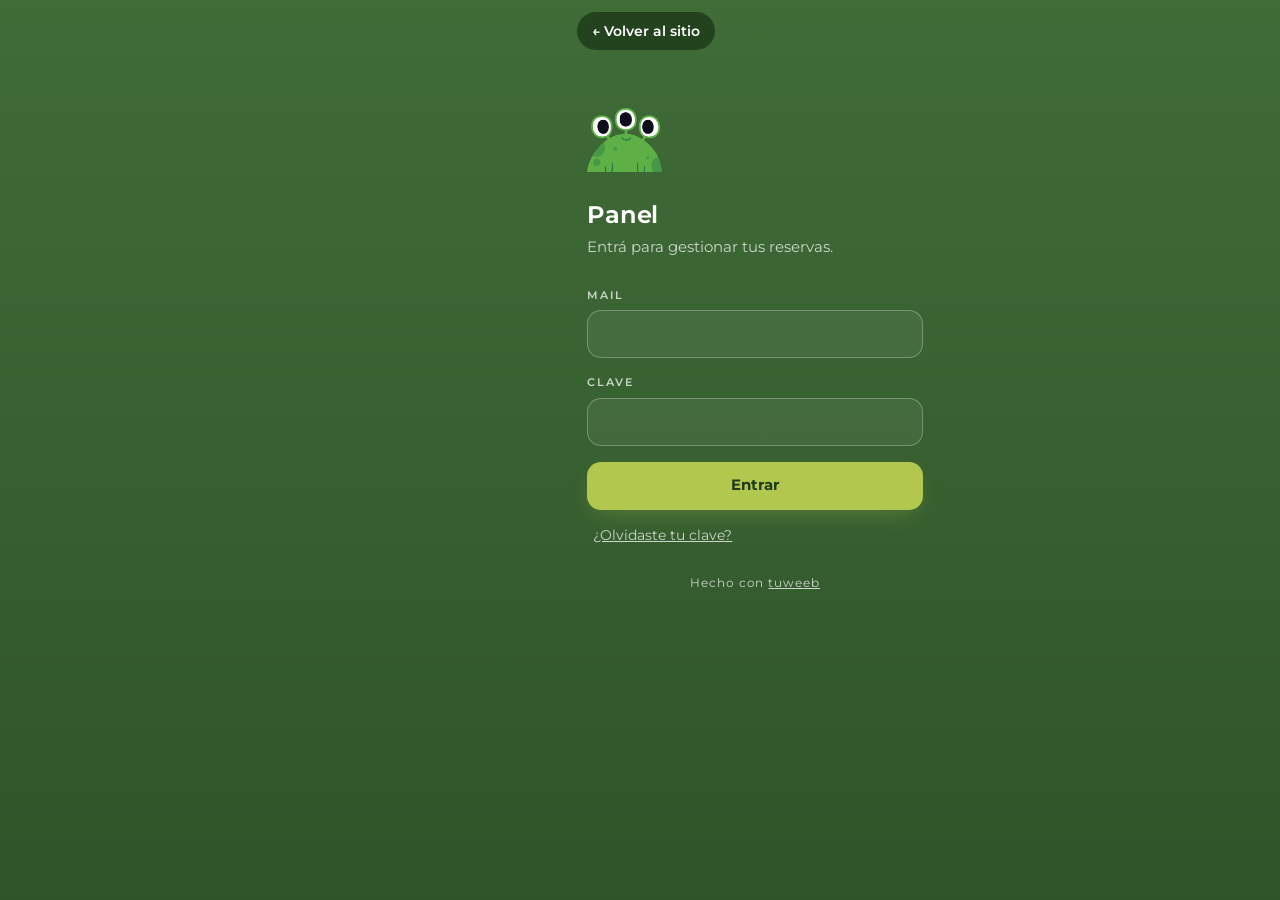
<file: panel/index.html>
<!doctype html>
<html lang="es">
<head>
<meta charset="utf-8">
<script src="../tema.js?v=54"></script>
<meta name="viewport" content="width=device-width,initial-scale=1,viewport-fit=cover">
<title>Panel</title>
<meta name="theme-color" content="#406c38">
<meta name="robots" content="noindex,nofollow">
<link rel="manifest" href="manifest.webmanifest">
<link rel="icon" href="icon-192.png">
<link rel="apple-touch-icon" href="icon-192.png">
<link rel="preconnect" href="https://fonts.googleapis.com"><link rel="preconnect" href="https://fonts.gstatic.com" crossorigin>
<link rel="stylesheet" href="https://fonts.googleapis.com/css2?family=Montserrat:wght@400;500;600;700;800&display=swap">
<link rel="stylesheet" href="base.css?v=20261115j">
<link rel="stylesheet" href="panel.css?v=20261125b">
<link rel="stylesheet" href="tema.css?v=20261115j">
</head>
<body>
<div id="app"><p class="muted" style="text-align:center;margin-top:30vh"><img class="tw3d" src="tuweeb-icono.svg" alt="tuweeb"></p></div>
<script src="app.js?v=20261126a"></script>
</body>
</html>
</file>
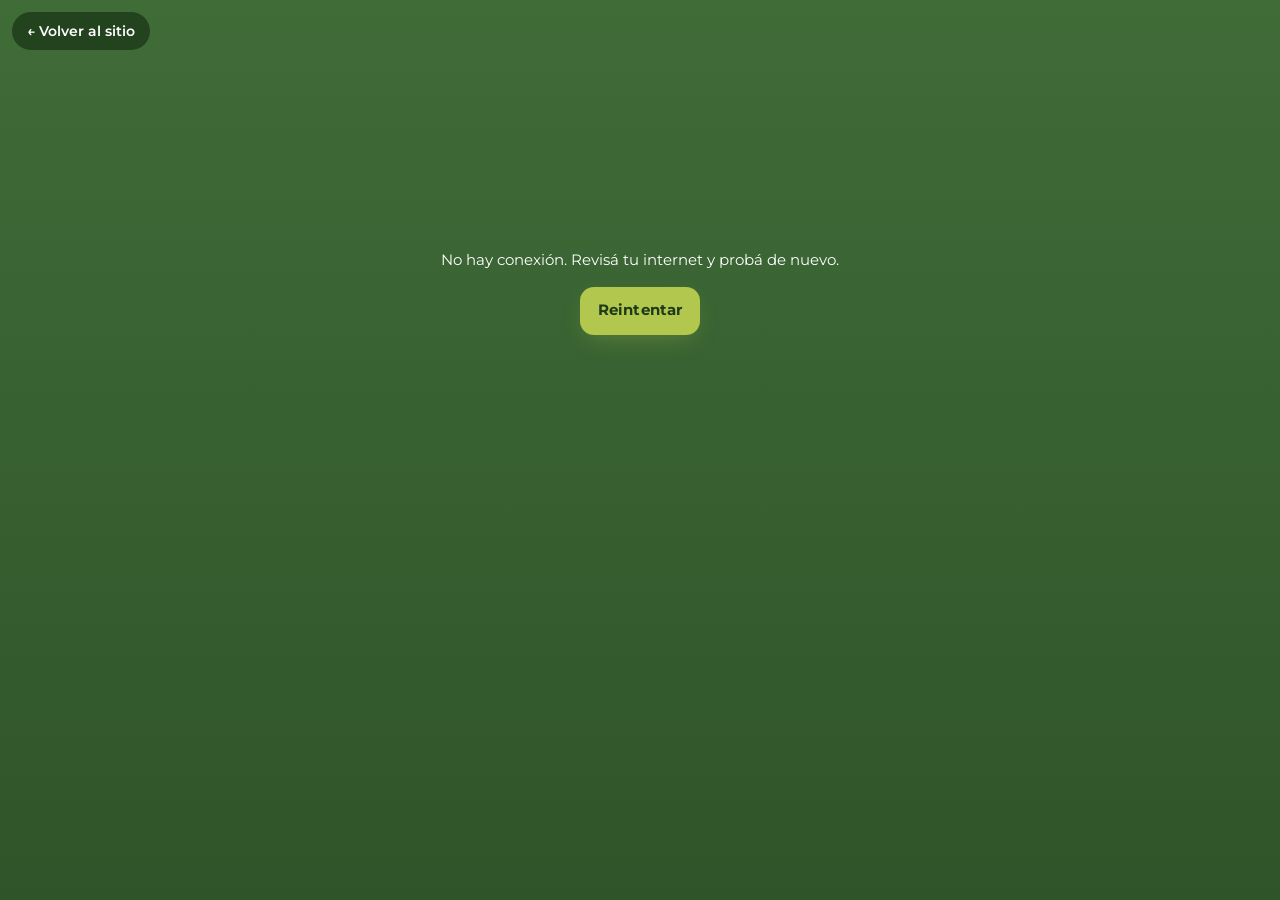
<file: reservar/index.html>
<!doctype html>
<html lang="es">
<head>
<meta charset="utf-8">
<script src="../tema.js?v=54"></script>
<meta name="viewport" content="width=device-width,initial-scale=1,viewport-fit=cover">
<title>Reservar fecha — Planeta Niños</title>
<meta name="description" content="Elegí el día y el horario de tu fiesta en Planeta Niños, Oro Verde, Entre Ríos, y dejá tu reserva online." />
<meta name="theme-color" content="#406c38">
<link rel="preconnect" href="https://script.google.com"><link rel="preconnect" href="https://script.googleusercontent.com"><link rel="preconnect" href="https://fonts.googleapis.com"><link rel="preconnect" href="https://fonts.gstatic.com" crossorigin>
<link rel="stylesheet" href="https://fonts.googleapis.com/css2?family=Montserrat:wght@400;500;600;700;800&display=swap">
<link rel="stylesheet" href="base.css?v=20261115j">
<link rel="stylesheet" href="reservar.css?v=20261127a">
<link rel="stylesheet" href="tema.css?v=20261115j">
</head>
<body>
<div id="app"><p class="muted" style="text-align:center;margin-top:30vh"><img class="tw3d" src="tuweeb-icono.svg" alt="tuweeb"></p></div>
<script src="reservar.js?v=20261127a"></script>
</body>
</html>
</file>
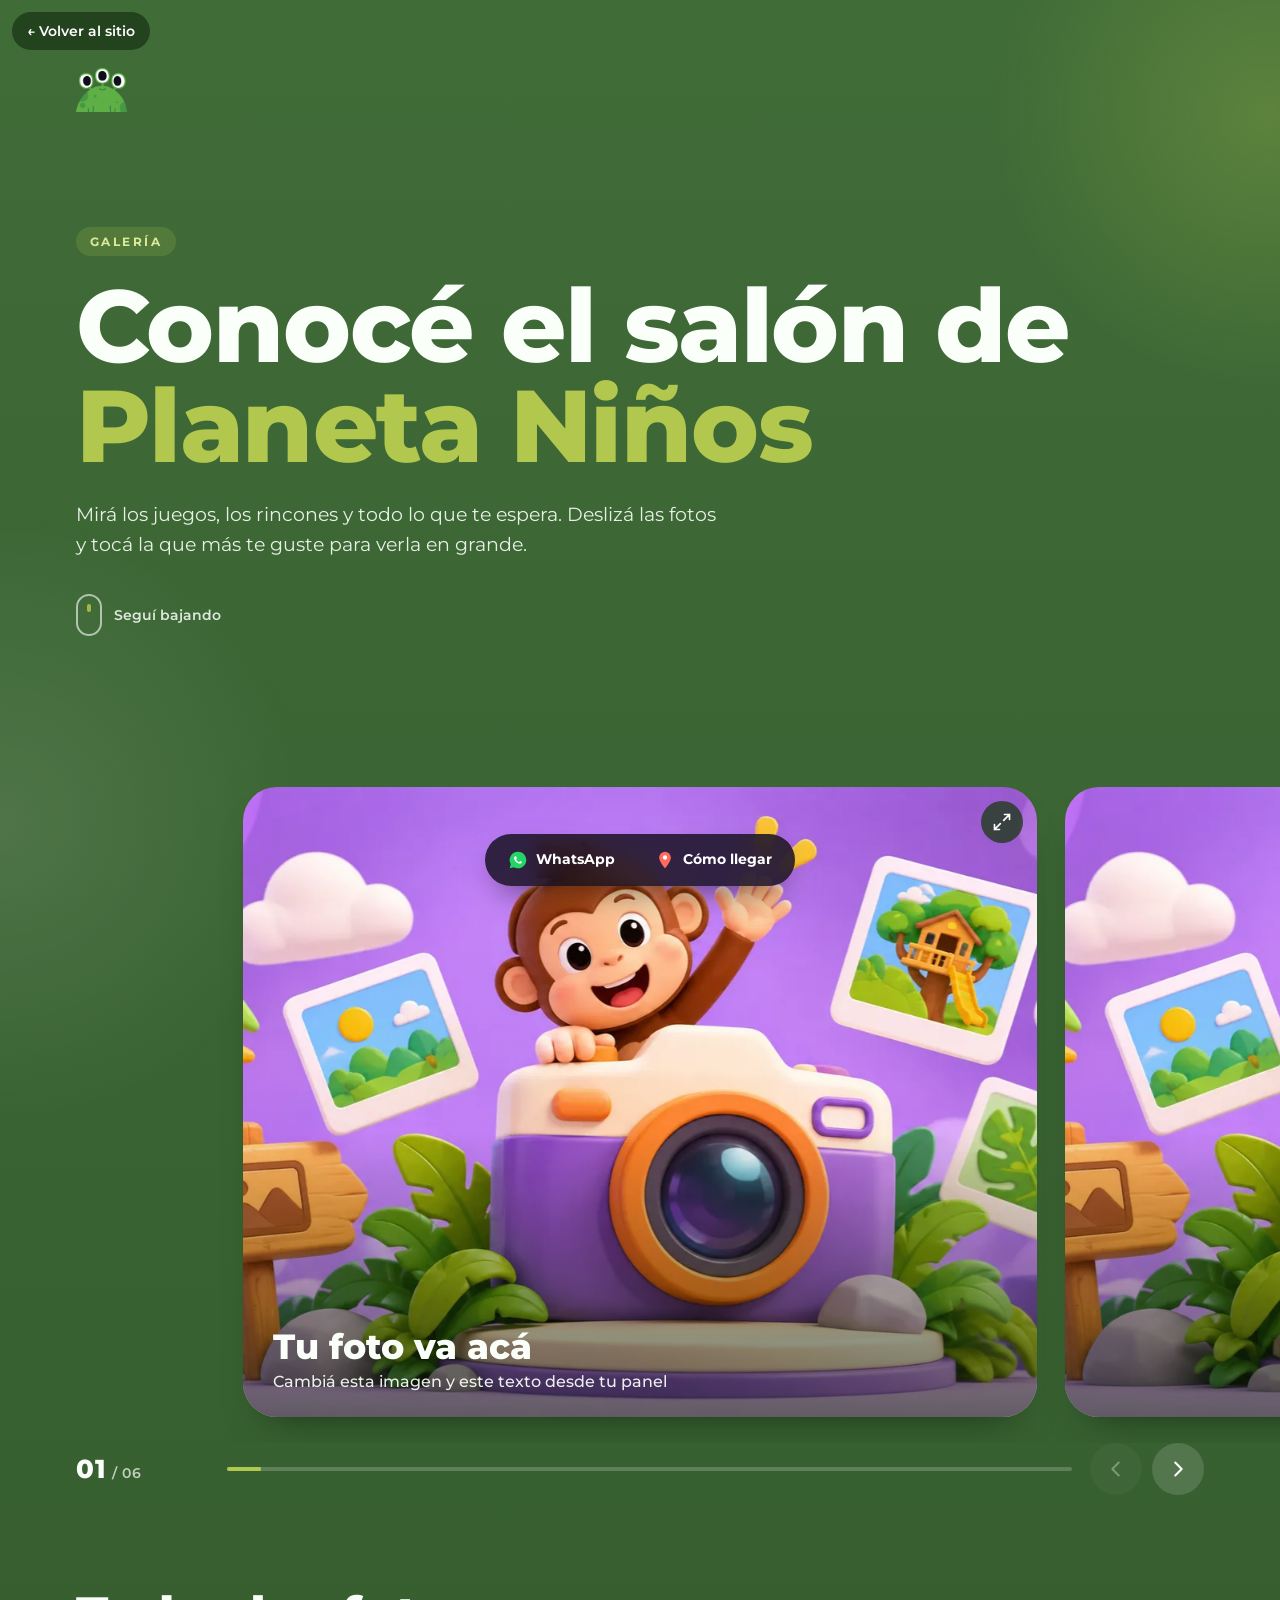
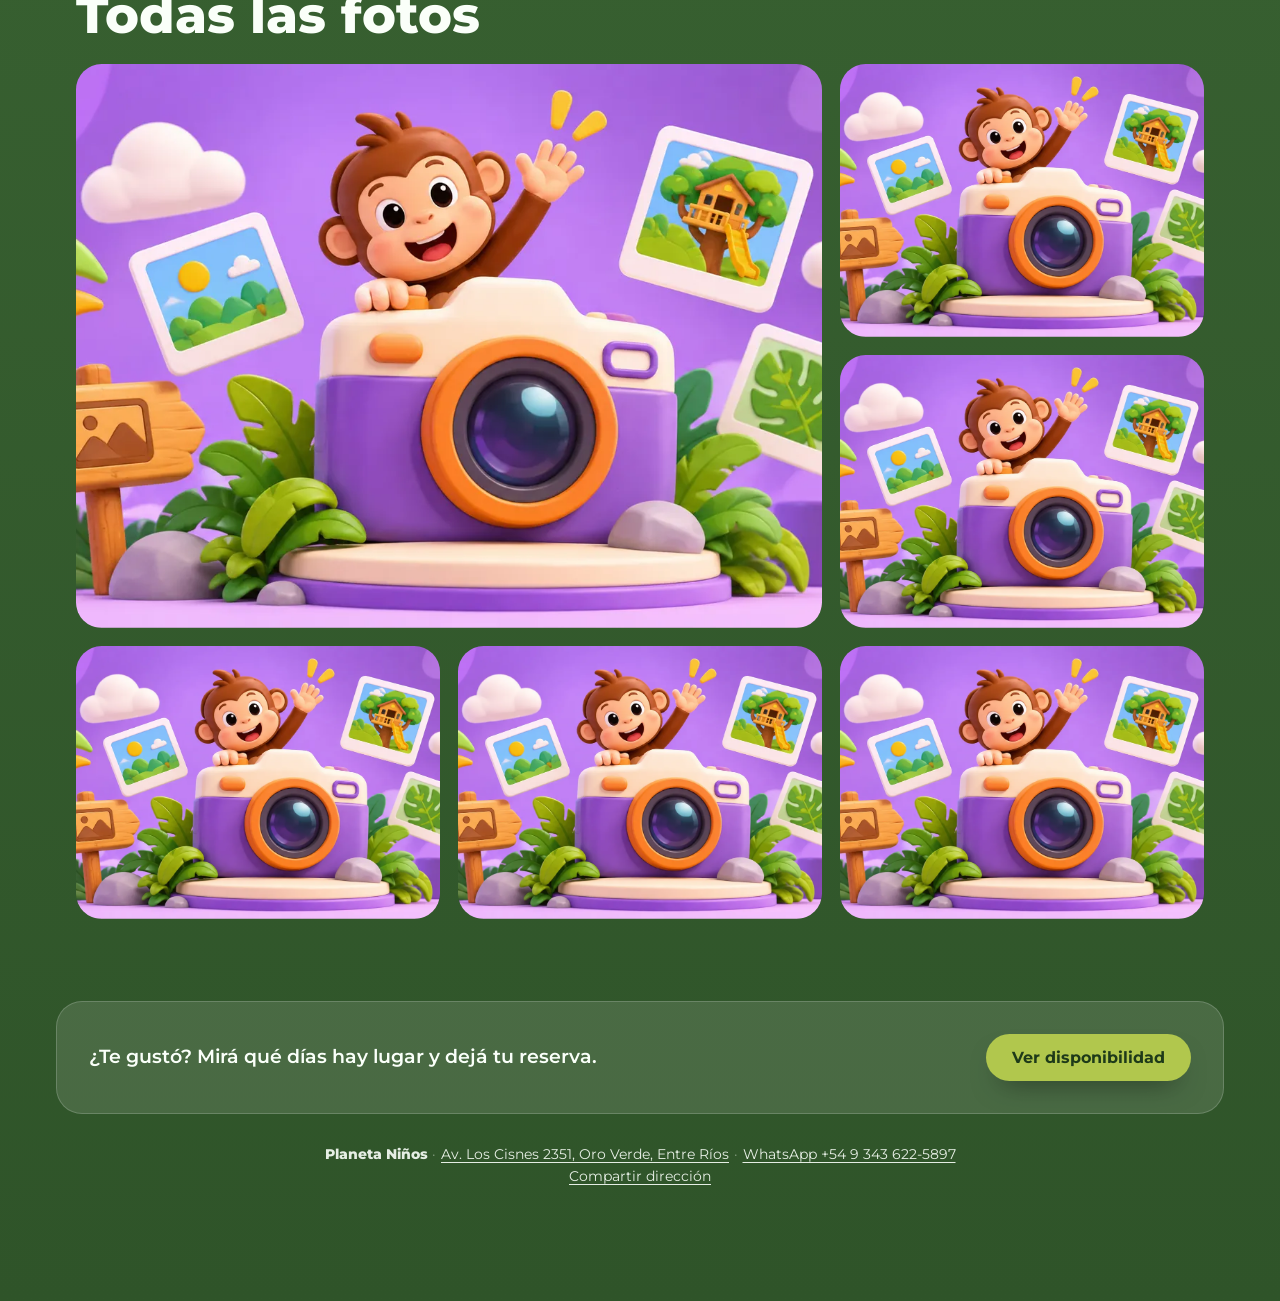
<file: galeria.html>
<!DOCTYPE html>
<html lang="es-AR">
<head>
<meta charset="UTF-8" />
<script src="./tema.js?v=54"></script>
<meta name="viewport" content="width=device-width, initial-scale=1.0, viewport-fit=cover" />
<title>Galería de fotos — Planeta Niños, Oro Verde</title>
<meta name="description" content="Fotos del salón de fiestas infantiles Planeta Niños en Oro Verde, Entre Ríos: juegos, pelotero, decoración y festejos." />
<meta name="robots" content="index, follow, max-image-preview:large" />
<link rel="canonical" href="https://planetaninos.tuweeb.com/galeria.html" />
<meta property="og:type" content="website" />
<meta property="og:locale" content="es_AR" />
<meta property="og:site_name" content="Planeta Niños" />
<meta property="og:title" content="Galería de fotos — Planeta Niños, Oro Verde" />
<meta property="og:description" content="Fotos del salón de fiestas infantiles Planeta Niños en Oro Verde, Entre Ríos: juegos, pelotero, decoración y festejos." />
<meta property="og:url" content="https://planetaninos.tuweeb.com/galeria.html" />
<meta property="og:image" content="https://planetaninos.tuweeb.com/assets/og-pn-2.jpg" />
<meta property="og:image:width" content="1200" />
<meta property="og:image:height" content="630" />
<meta name="twitter:card" content="summary_large_image" />
<meta name="twitter:title" content="Galería de fotos — Planeta Niños, Oro Verde" />
<meta name="twitter:description" content="Fotos del salón de fiestas infantiles Planeta Niños en Oro Verde, Entre Ríos: juegos, pelotero, decoración y festejos." />
<meta name="twitter:image" content="https://planetaninos.tuweeb.com/assets/og-pn-2.jpg" />
<link rel="icon" type="image/png" href="./assets/models/favicon.png" />
<link rel="apple-touch-icon" href="./assets/models/apple-touch-icon.png" />
<meta name="theme-color" content="#406c38" />
<script>document.documentElement.classList.add('js')</script>
<link rel="preconnect" href="https://fonts.googleapis.com" />
<link rel="preconnect" href="https://fonts.gstatic.com" crossorigin />
<link href="https://fonts.googleapis.com/css2?family=Montserrat:wght@400;500;600;700;800&display=swap" rel="stylesheet" />
<link rel="preload" as="image" href="./assets/galeria/galeria-01.webp" />
<style>
  :root{--bg:var(--t-406c38,#406c38);--bg2:var(--t-2f5429,#2f5429);--fg:#fafff9;--ac:var(--t-b1c74d,#b1c74d);--ink:var(--t-1e3a19,#1e3a19);--ease:cubic-bezier(.2,.8,.2,1);--sw:84vw;--sh:min(64svh,560px)}
  *{box-sizing:border-box;margin:0;padding:0}
  html{background:var(--bg2)}
  html,body{color:var(--fg);font-family:'Montserrat',system-ui,sans-serif;-webkit-font-smoothing:antialiased}
  body{background:linear-gradient(var(--bg),var(--bg2));min-height:100svh;overflow-x:hidden;position:relative}
  a{color:inherit}
  button{font:inherit;color:inherit;cursor:pointer;border:0;background:none;-webkit-tap-highlight-color:transparent}

  /* barra de avance de toda la página */
  .bar{position:fixed;left:0;top:0;height:3px;width:100%;transform-origin:0 50%;transform:scaleX(0);background:var(--ac);z-index:150}

  /* formas que flotan al scrollear */
  .orb{position:fixed;border-radius:50%;pointer-events:none;z-index:0;will-change:transform}
  .o1{width:46vmax;height:46vmax;right:-22vmax;top:-14vmax;background:radial-gradient(circle,rgba(var(--t-b1c74d-rgb,177,199,77),.26),transparent 66%)}
  .o2{width:52vmax;height:52vmax;left:-26vmax;bottom:-20vmax;background:radial-gradient(circle,rgba(255,255,255,.1),transparent 66%)}

  .wrap{position:relative;z-index:1}
  .brand{padding:68px clamp(18px,5vw,56px) 0;max-width:1240px;margin:0 auto}
  .brand img{height:44px;width:auto;display:block}

  /* ---------- portada ---------- */
  .hero{max-width:1240px;margin:0 auto;padding:clamp(28px,6vh,64px) clamp(18px,5vw,56px) clamp(26px,5vh,48px);min-height:min(70svh,640px);display:flex;flex-direction:column;justify-content:center}
  .eyebrow{align-self:flex-start;background:rgba(var(--t-b1c74d-rgb,177,199,77),.18);color:var(--t-dcea9a,#dcea9a);font-size:.78rem;font-weight:700;letter-spacing:.2em;text-transform:uppercase;padding:7px 14px;border-radius:999px;margin-bottom:20px}
  h1{font-family:'Montserrat',system-ui,sans-serif;font-weight:800;font-size:clamp(2.6rem,9.2vw,6.4rem);line-height:.98;letter-spacing:-.015em;max-width:12em}
  h1 .w{display:inline-block;overflow:hidden;vertical-align:top;padding:.04em .06em .12em;margin:-.04em -.06em -.12em}
  h1 .w>span{display:inline-block}
  h1 em{font-style:normal;color:var(--ac)}
  .lead{max-width:34em;margin-top:22px;opacity:.9;line-height:1.6;font-size:clamp(1rem,2vw,1.2rem)}
  .cue{margin-top:34px;display:inline-flex;align-items:center;gap:12px;font-weight:600;font-size:.85rem;opacity:.85}
  .cue i{width:26px;height:42px;border:2px solid rgba(255,255,255,.7);border-radius:14px;position:relative}
  .cue i:after{content:"";position:absolute;left:50%;top:8px;width:4px;height:8px;margin-left:-2px;border-radius:3px;background:var(--ac);animation:rueda 1.7s ease-in-out infinite}
  @keyframes rueda{0%{transform:translateY(0);opacity:1}70%{transform:translateY(14px);opacity:0}100%{opacity:0}}

  /* entrada de textos */
  .js .eyebrow,.js .lead,.js .cue{opacity:0;transform:translateY(18px)}
  .js h1 .w>span{transform:translateY(110%) rotate(4deg)}
  .go .eyebrow{opacity:1;transform:none;transition:opacity .7s var(--ease),transform .7s var(--ease)}
  .go h1 .w>span{transform:none;transition:transform 1s var(--ease);transition-delay:calc(var(--i)*90ms + 150ms)}
  .go .lead{opacity:.9;transform:none;transition:opacity .8s var(--ease) .75s,transform .8s var(--ease) .75s}
  .go .cue{opacity:.85;transform:none;transition:opacity .8s var(--ease) 1s,transform .8s var(--ease) 1s}

  /* ---------- carrusel ---------- */
  .show{position:relative;padding:clamp(10px,3vh,30px) 0 12px}
  .track{display:flex;gap:clamp(12px,2.4vw,28px);overflow-x:auto;overflow-y:hidden;scroll-snap-type:x mandatory;-webkit-overflow-scrolling:touch;scrollbar-width:none;overscroll-behavior-x:contain;scroll-behavior:auto;padding:18px calc((100vw - var(--sw))/2) 26px;scroll-padding:0 calc((100vw - var(--sw))/2)}
  .track::-webkit-scrollbar{display:none}
  .sl{flex:none;width:var(--sw);scroll-snap-align:center;scroll-snap-stop:always;position:relative}
  .js .sl{opacity:0;transform:translateY(70px)}
  .in .sl{opacity:1;transform:none;transition:opacity .9s var(--ease),transform 1.1s var(--ease);transition-delay:calc(var(--i)*110ms)}
  .card{display:block;width:100%;height:var(--sh);border-radius:clamp(20px,3vw,34px);overflow:hidden;position:relative;background:rgba(255,255,255,.1);box-shadow:0 22px 40px -26px rgba(8,24,6,.7);transform:scale(var(--s,1));will-change:transform;transition:none}
  .card img{position:absolute;left:-9%;top:0;width:118%;height:100%;object-fit:cover;object-position:var(--pos,50% 50%);transform:translate3d(var(--px,0),0,0);will-change:transform;-webkit-user-drag:none;user-select:none}
  .card:after{content:"";position:absolute;inset:0;background:linear-gradient(transparent 55%,rgba(10,30,8,.62));pointer-events:none}
  .card .zoom{position:absolute;right:14px;top:14px;z-index:2;width:42px;height:42px;border-radius:50%;background:rgba(var(--t-1e3a19-rgb,30,58,25),.78);display:grid;place-items:center;opacity:0;transform:scale(.7);transition:.35s var(--ease)}
  .sl.on .zoom{opacity:1;transform:none}
  .zoom svg{width:20px;height:20px;stroke:#fff;fill:none;stroke-width:2;stroke-linecap:round}
  .cap{text-align:left;position:absolute;left:clamp(16px,2.4vw,30px);right:16px;bottom:clamp(14px,2.2vw,26px);z-index:2;pointer-events:none}
  .cap b{display:block;font:800 clamp(1.3rem,3.4vw,2.2rem)/1.05 'Montserrat',sans-serif;overflow:hidden}
  .cap b span{display:block;transform:translateY(105%);transition:transform .7s var(--ease)}
  .cap small{display:block;margin-top:6px;font-weight:500;font-size:clamp(.85rem,1.6vw,1rem);opacity:0;transform:translateY(12px);transition:opacity .6s var(--ease) .12s,transform .6s var(--ease) .12s}
  .sl.on .cap b span{transform:none}.sl.on .cap small{opacity:.92;transform:none}

  @supports (animation-timeline:view(inline)){
    .card{animation:wEsc linear both;animation-timeline:view(inline);animation-range:cover 0% cover 100%}
    .card img{animation:wPar linear both;animation-timeline:view(inline);animation-range:cover 0% cover 100%}
    @keyframes wEsc{0%{transform:scale(.9)}50%{transform:scale(1)}100%{transform:scale(.9)}}
    @keyframes wPar{from{transform:translate3d(8%,0,0)}to{transform:translate3d(-8%,0,0)}}
  }
  .ui{max-width:1240px;margin:0 auto;padding:0 clamp(18px,5vw,56px);display:flex;align-items:center;gap:18px}
  .count{font:800 1.6rem 'Montserrat',sans-serif;letter-spacing:.02em;min-width:5.2em;display:flex;align-items:baseline;gap:6px}
  .count .n{display:inline-block;height:1.2em;overflow:hidden;line-height:1.2}
  .count .n span{display:block;transition:transform .5s var(--ease)}
  .count small{font:600 .9rem 'Montserrat',sans-serif;opacity:.7}
  .line{flex:1;height:4px;border-radius:4px;background:rgba(255,255,255,.2);overflow:hidden}
  .line i{display:block;height:100%;width:100%;transform-origin:0 50%;transform:scaleX(.2);background:var(--ac);border-radius:4px}
  .nav{display:none;gap:10px}
  .nav button{width:52px;height:52px;border-radius:50%;background:rgba(255,255,255,.14);display:grid;place-items:center;transition:background .25s,transform .2s}
  .nav button:hover{background:var(--ac)}.nav button:hover svg{stroke:var(--ink)}
  .nav button:active{transform:scale(.92)}.nav button:disabled{opacity:.35;cursor:default;background:rgba(255,255,255,.1)}
  .nav svg{width:22px;height:22px;stroke:#fff;fill:none;stroke-width:2.2;stroke-linecap:round;stroke-linejoin:round}
  .hint{max-width:1240px;margin:12px auto 0;padding:0 clamp(18px,5vw,56px);font-size:.85rem;opacity:.7}

  /* ---------- todas las fotos ---------- */
  .all{max-width:1240px;margin:0 auto;padding:clamp(50px,9vh,110px) clamp(18px,5vw,56px) 10px}
  .all h2{font:800 clamp(1.8rem,5vw,3.2rem)/1.05 'Montserrat',sans-serif;margin-bottom:22px}
  .mos{min-height:120px;display:grid;grid-template-columns:repeat(2,1fr);gap:clamp(10px,1.6vw,18px);grid-auto-flow:dense}
  .mos button{position:relative;border-radius:clamp(16px,2vw,26px);overflow:hidden;aspect-ratio:4/3;background:rgba(255,255,255,.1);clip-path:inset(0 0 0 0 round 22px)}
  .mos button.big,.mos button.wide{grid-column:span 2;aspect-ratio:16/9}
  .mos img{width:100%;height:100%;object-fit:cover;display:block;transition:transform .9s var(--ease)}
  .mos button:hover img{transform:scale(1.07)}
  .js .mos button{clip-path:inset(0 0 100% 0 round 22px)}
  .js .mos button img{transform:scale(1.25)}
  .mos button.in{clip-path:inset(0 0 0 0 round 22px);transition:clip-path 1.1s var(--ease);transition-delay:calc(var(--i)*90ms)}
  .mos button.in img{transform:none;transition:transform 1.4s var(--ease);transition-delay:calc(var(--i)*90ms)}
  .mos button.in:hover img{transform:scale(1.07);transition-delay:0s;transition-duration:.9s}

  .cta{max-width:1240px;margin:clamp(40px,8vh,90px) auto 0;width:calc(100% - clamp(36px,10vw,112px));display:flex;flex-wrap:wrap;gap:14px;align-items:center;justify-content:space-between;padding:clamp(20px,3vw,32px);border-radius:26px;background:rgba(255,255,255,.12);border:1.5px solid rgba(255,255,255,.18)}
  .cta p{font-weight:600;max-width:30em;line-height:1.45;font-size:clamp(1rem,2vw,1.2rem)}
  .cta a{text-decoration:none;font:700 1rem 'Montserrat',system-ui,sans-serif;padding:14px 26px;border-radius:999px;background:var(--ac);color:var(--ink);transition:transform .2s,box-shadow .3s;box-shadow:0 14px 28px -14px rgba(0,0,0,.5)}
  .cta a:hover{transform:translateY(-2px)}
  .js .cta{opacity:0;transform:translateY(40px)}.cta.in{opacity:1;transform:none;transition:opacity .8s var(--ease),transform .9s var(--ease)}
  footer{padding:34px 20px calc(34px + env(safe-area-inset-bottom));text-align:center;font-size:.8rem;opacity:.7}

  /* ---------- foto en grande ---------- */
  .lb{position:fixed;inset:0;z-index:300;display:flex;flex-direction:column;justify-content:center;align-items:center;background:var(--t-0e220b,#0e220b);opacity:0;visibility:hidden;transition:opacity .3s,visibility 0s .3s;touch-action:pan-y}
  .lb.on{opacity:1;visibility:visible;transition-delay:0s}
  .lb figure{width:100%;flex:1;min-height:0;display:flex;align-items:center;justify-content:center;padding:calc(64px + env(safe-area-inset-top)) clamp(8px,3vw,60px) 8px}
  .lb img{max-width:100%;max-height:100%;object-fit:contain;border-radius:14px;transform:scale(.92);opacity:0;transition:transform .45s var(--ease),opacity .35s;box-shadow:0 30px 80px rgba(0,0,0,.5);-webkit-user-drag:none;user-select:none}
  .lb.on img{transform:none;opacity:1}
  .lb .t{padding:6px 20px calc(20px + env(safe-area-inset-bottom));text-align:center;min-height:74px}
  .lb .t b{display:block;font:800 1.25rem 'Montserrat',sans-serif}.lb .t small{opacity:.8}
  .lb .x,.lb .p,.lb .n{position:absolute;width:48px;height:48px;border-radius:50%;background:rgba(255,255,255,.15);display:grid;place-items:center;z-index:2;transition:background .2s}
  .lb .x:hover,.lb .p:hover,.lb .n:hover{background:var(--ac)}.lb .x:hover svg,.lb .p:hover svg,.lb .n:hover svg{stroke:var(--ink)}
  .lb .x{right:14px;top:calc(12px + env(safe-area-inset-top))}
  .lb .p,.lb .n{top:50%;margin-top:-34px}.lb .p{left:14px}.lb .n{right:14px}
  .lb svg{width:22px;height:22px;stroke:#fff;fill:none;stroke-width:2.2;stroke-linecap:round;stroke-linejoin:round}
  .lb .c{position:absolute;left:18px;top:calc(22px + env(safe-area-inset-top));font:700 .95rem 'Montserrat',sans-serif;opacity:.85}
  @media(max-width:700px){.lb .p,.lb .n{display:none}}

  /* ---------- según el aparato ---------- */
  @media(min-width:700px){:root{--sw:min(70vw,820px);--sh:min(64svh,600px)}.mos{grid-template-columns:repeat(3,1fr)}.mos button.wide{grid-column:auto;aspect-ratio:4/3}.nav{display:flex}.hint{display:none}}
  @media(min-width:1100px){:root{--sw:min(62vw,1040px);--sh:min(70svh,680px)}.mos button.big{grid-column:span 2;grid-row:span 2;aspect-ratio:auto}}
  @media(min-width:1100px) and (max-height:700px){:root{--sh:62svh}}
  @media(hover:none){.nav{display:none}.hint{display:block}}

  .weeb-back{position:fixed;top:calc(12px + env(safe-area-inset-top,0px));left:12px;z-index:200;display:inline-flex;align-items:center;gap:6px;height:38px;padding:0 15px;border:0;border-radius:999px;background:rgba(var(--t-1e3a19-rgb,30,58,25),.82);color:#fff;font:600 .85rem 'Montserrat',system-ui,sans-serif;text-decoration:none;cursor:pointer;white-space:nowrap;-webkit-tap-highlight-color:transparent}
  .weeb-back:active{transform:scale(.96)}
  a:focus-visible,button:focus-visible{outline:3px solid #fff;outline-offset:3px}

  @media(prefers-reduced-motion:reduce){
    .js .eyebrow,.js .lead,.js .cue,.js .sl,.js .cta{opacity:1;transform:none}.js h1 .w>span{transform:none}
    .js .mos button{clip-path:none}.js .mos button img{transform:none}
    .cue i:after{animation:none}.cap b span,.cap small{transition:none;transform:none;opacity:1}
    *{transition-duration:.01ms!important;animation-duration:.01ms!important}
  }
</style>
</head>
<body>
<a class="weeb-back" href="./">← Volver al sitio</a>
<div class="bar" id="bar"></div>
<div class="orb o1" id="o1"></div><div class="orb o2" id="o2"></div>

<div class="wrap">
  <div class="brand"><img src="./assets/models/planetaninos-logo.png" alt="Planeta Niños" /></div>

  <header class="hero" id="hero">
    <div class="eyebrow">Galería</div>
    <h1 id="t">
      <span class="w" style="--i:0"><span>Conocé</span></span>
      <span class="w" style="--i:1"><span>el</span></span>
      <span class="w" style="--i:2"><span>salón</span></span>
      <span class="w" style="--i:3"><span>de</span></span>
      <span class="w nom" style="--i:4"><span><em>Planeta</em></span></span>
      <span class="w nom" style="--i:5"><span><em>Niños</em></span></span>
    </h1>
    <p class="lead">Mirá los juegos, los rincones y todo lo que te espera. Deslizá las fotos y tocá la que más te guste para verla en grande.</p>
    <div class="cue" aria-hidden="true"><i></i><span>Seguí bajando</span></div>
  </header>

  <section class="show" id="show" aria-label="Fotos del salón">
    <div class="track" id="track" tabindex="0" aria-roledescription="carrusel"></div>
    <div class="ui">
      <div class="count" aria-live="polite"><span class="n"><span id="num">01</span></span><small id="tot">/ 05</small></div>
      <div class="line"><i id="prog"></i></div>
      <div class="nav"><button id="prev" aria-label="Foto anterior"><svg viewBox="0 0 24 24"><path d="M15 5l-7 7 7 7"/></svg></button><button id="next" aria-label="Foto siguiente"><svg viewBox="0 0 24 24"><path d="M9 5l7 7-7 7"/></svg></button></div>
    </div>
    <p class="hint">Deslizá hacia el costado para ver más</p>
  </section>

  <section class="all" aria-label="Todas las fotos">
    <h2 id="h2">Todas las fotos</h2>
    <div class="mos" id="mos"></div>
  </section>

  <div class="cta" id="cta">
    <p>¿Te gustó? Mirá qué días hay lugar y dejá tu reserva.</p>
    <a href="./reservar/">Ver disponibilidad</a>
  </div>
  <footer>Planeta Niños · Av. Los Cisnes 2351, Oro Verde</footer>
</div>

<div class="lb" id="lb" role="dialog" aria-modal="true" aria-label="Foto en grande">
  <div class="c" id="lc"></div>
  <button class="x" id="lx" aria-label="Cerrar"><svg viewBox="0 0 24 24"><path d="M6 6l12 12M18 6L6 18"/></svg></button>
  <button class="p" id="lp" aria-label="Foto anterior"><svg viewBox="0 0 24 24"><path d="M15 5l-7 7 7 7"/></svg></button>
  <button class="n" id="ln" aria-label="Foto siguiente"><svg viewBox="0 0 24 24"><path d="M9 5l7 7-7 7"/></svg></button>
  <figure><img id="li" alt="" /></figure>
  <div class="t"><b id="lt"></b><small id="ls"></small></div>
</div>

<script>
/* Para sumar fotos: copiarlas a assets/galeria/ y agregar una línea acá.
   src = archivo, t = título, d = descripción corta, pos = qué parte se ve en pantallas angostas (ej. '50% 40%'), big = 1 para que se vea más grande en la grilla. */
var FOTOS=[
 {src:'./assets/galeria/galeria-01.webp',t:'Un planeta entero para festejar',d:'El salón visto de punta a punta',pos:'50% 50%',big:1},
 {src:'./assets/galeria/galeria-02.webp',t:'Acá empieza la fiesta',d:'Los anfitriones te reciben en el centro del salón',pos:'50% 40%'},
 {src:'./assets/galeria/galeria-03.webp',t:'Torre de juegos y tobogán',d:'Para trepar, deslizarse y explorar',pos:'40% 50%'},
 {src:'./assets/galeria/galeria-04.webp',t:'El arco del marciano',d:'La entrada al planeta más divertido',pos:'50% 50%'},
 {src:'./assets/galeria/galeria-05.webp',t:'Hamacas y rincón de juegos',d:'Espacio para jugar sin parar',pos:'50% 50%'},
 {src:'./assets/galeria/galeria-06.webp',t:'Rayuela y colores en el piso',d:'Para saltar y jugar desde que llegás',pos:'45% 50%',wide:1}
];
function __galeria(){
(function(){
var $=function(s){return document.querySelector(s)},N=FOTOS.length,pad=function(n){return(n<10?'0':'')+n};
var track=$('#track'),mos=$('#mos'),reduce=matchMedia('(prefers-reduced-motion:reduce)').matches;
var ZOOM='<span class="zoom"><svg viewBox="0 0 24 24"><path d="M15 3h6v6M9 21H3v-6M21 3l-7 7M3 21l7-7"/></svg></span>';
FOTOS.forEach(function(f,i){
  var s=document.createElement('figure');s.className='sl';s.style.setProperty('--i',i);
  s.innerHTML='<button class="card" type="button" aria-label="Ver en grande: '+f.t+'" style="--pos:'+(f.pos||'50% 50%')+'"><img src="'+f.src+'" alt="'+f.t+'. '+f.d+'" draggable="false"'+''+' decoding="async">'+ZOOM+'<span class="cap"><b><span>'+f.t+'</span></b><small>'+f.d+'</small></span></button>';
  s.firstChild.addEventListener('click',function(){abrir(i)});
  track.appendChild(s);
  var m=document.createElement('button');m.type='button';m.style.setProperty('--i',i);if(f.big)m.className='big';if(f.wide)m.className='wide';m.setAttribute('aria-label','Ver en grande: '+f.t);
  m.innerHTML='<img src="'+f.src+'" alt="" loading="lazy" decoding="async">';m.addEventListener('click',function(){abrir(i)});mos.appendChild(m);
});
$('#tot').textContent='/ '+pad(N);
var slides=[].slice.call(track.children),cur=0,num=$('#num'),prog=$('#prog');

/* efectos del carrusel: si el navegador sabe, los hace el CSS (fluido, fuera del hilo principal); si no, queda quieto */
var mx=0;
function prog_(){mx=track.scrollWidth-track.clientWidth;prog.style.transform='scaleX('+Math.max(.04,mx?track.scrollLeft/mx:1).toFixed(3)+')'}
function activa(i){if(i===cur&&slides[i].classList.contains('on'))return;cur=i;num.textContent=pad(i+1);for(var k=0;k<N;k++)slides[k].classList.toggle('on',k===i);$('#prev').disabled=i===0;$('#next').disabled=i===N-1}
var vis=slides.map(function(){return 0});
var ioA=new IntersectionObserver(function(es){es.forEach(function(e){vis[slides.indexOf(e.target)]=e.intersectionRatio});var b=0;for(var k=1;k<N;k++)if(vis[k]>vis[b])b=k;activa(b)},{root:track,threshold:[0,.25,.5,.75,1]});
slides.forEach(function(s){ioA.observe(s)});
function efectos(){prog_()}
var pend=0;track.addEventListener('scroll',function(){if(!pend){pend=requestAnimationFrame(function(){pend=0;prog_()})}},{passive:true});
addEventListener('resize',efectos);
function ir(i){i=Math.max(0,Math.min(N-1,i));var s=slides[i];track.scrollTo({left:s.offsetLeft-(track.clientWidth-s.offsetWidth)/2,behavior:reduce?'auto':'smooth'})}
$('#prev').onclick=function(){ir(cur-1)};$('#next').onclick=function(){ir(cur+1)};
track.addEventListener('keydown',function(e){if(e.key==='ArrowRight'){e.preventDefault();ir(cur+1)}if(e.key==='ArrowLeft'){e.preventDefault();ir(cur-1)}});
/* arrastrar con el mouse en la compu */
(function(){var down=0,x0=0,l0=0,moved=0;
  track.addEventListener('pointerdown',function(e){if(e.pointerType!=='mouse')return;down=1;moved=0;x0=e.clientX;l0=track.scrollLeft});
  addEventListener('pointermove',function(e){if(!down)return;var dx=e.clientX-x0;if(Math.abs(dx)>5&&!moved){moved=1;track.style.scrollSnapType='none';track.style.cursor='grabbing'}if(moved)track.scrollLeft=l0-dx});
  addEventListener('pointerup',function(){if(!down)return;down=0;if(moved){track.style.scrollSnapType='';track.style.cursor='';ir(cur);setTimeout(function(){moved=0},0)}});
  track.addEventListener('click',function(e){if(moved){e.stopPropagation();e.preventDefault()}},true);
})();

/* foto en grande */
var lb=$('#lb'),li=$('#li'),li_i=0,lastFocus=null;
function pintar(i){li_i=(i+N)%N;var f=FOTOS[li_i];li.style.opacity=0;li.style.transform='scale(.96)';setTimeout(function(){li.src=f.src;li.alt=f.t;$('#lt').textContent=f.t;$('#ls').textContent=f.d;$('#lc').textContent=pad(li_i+1)+' / '+pad(N);li.style.opacity='';li.style.transform=''},120)}
function abrir(i){lastFocus=document.activeElement;lb.classList.add('on');document.documentElement.style.overflow='hidden';var f=FOTOS[i];li_i=i;li.src=f.src;li.alt=f.t;$('#lt').textContent=f.t;$('#ls').textContent=f.d;$('#lc').textContent=pad(i+1)+' / '+pad(N);$('#lx').focus()}
function cerrar(){lb.classList.remove('on');document.documentElement.style.overflow='';ir(li_i);if(lastFocus&&lastFocus.focus)lastFocus.focus()}
$('#lx').onclick=cerrar;$('#lp').onclick=function(){pintar(li_i-1)};$('#ln').onclick=function(){pintar(li_i+1)};
lb.addEventListener('click',function(e){if(e.target===lb||e.target.tagName==='FIGURE')cerrar()});
addEventListener('keydown',function(e){if(!lb.classList.contains('on'))return;if(e.key==='Escape')cerrar();if(e.key==='ArrowRight')pintar(li_i+1);if(e.key==='ArrowLeft')pintar(li_i-1)});
(function(){var x0=null,y0=0;lb.addEventListener('touchstart',function(e){x0=e.touches[0].clientX;y0=e.touches[0].clientY},{passive:true});
  lb.addEventListener('touchend',function(e){if(x0===null)return;var dx=e.changedTouches[0].clientX-x0,dy=e.changedTouches[0].clientY-y0;x0=null;if(Math.abs(dx)>50&&Math.abs(dx)>Math.abs(dy)*1.3)pintar(li_i+(dx<0?1:-1));else if(dy>90&&Math.abs(dy)>Math.abs(dx)*1.5)cerrar()},{passive:true})})();

/* aparecer al llegar + movimiento con el scroll de la página */
var io=new IntersectionObserver(function(es){es.forEach(function(e){if(e.isIntersecting){e.target.classList.add('in');io.unobserve(e.target)}})},{threshold:.18});
io.observe($('#show'));io.observe($('#cta'));
var io2=new IntersectionObserver(function(es){es.forEach(function(e){if(e.isIntersecting){[].forEach.call(mos.children,function(b){b.classList.add('in')});io2.disconnect()}})},{threshold:.12});io2.observe(mos);
var bar=$('#bar'),o1=$('#o1'),o2=$('#o2'),hero=$('#hero'),tk=0;
function pagina(){tk=0;var y=scrollY,mx=document.documentElement.scrollHeight-innerHeight;bar.style.transform='scaleX('+(mx>0?Math.min(1,y/mx):0).toFixed(4)+')';
  if(!reduce){o1.style.transform='translate3d(0,'+(y*.12).toFixed(1)+'px,0)';o2.style.transform='translate3d(0,'+(-y*.08).toFixed(1)+'px,0)';var k=Math.min(1,y/500);hero.style.transform='translate3d(0,'+(y*.18).toFixed(1)+'px,0)';hero.style.opacity=(1-k*.85).toFixed(3)}}
addEventListener('scroll',function(){if(!tk)tk=requestAnimationFrame(pagina)},{passive:true});pagina();efectos();

/* arranca la animación de textos cuando está lista la primera foto */
var arrancar=function(){document.body.classList.add('go')},im=new Image();im.onload=im.onerror=arrancar;im.src=FOTOS[0].src;setTimeout(arrancar,1200);

/* Dentro del sitio (iframe) "Volver al sitio" cierra la página y el 3D sigue cargado; suelta, vuelve al sitio normal. */
var emb=window.parent!==window;
document.querySelectorAll('.weeb-back').forEach(function(a){a.addEventListener('click',function(e){if(emb){e.preventDefault();parent.postMessage('weeb-cerrar',location.origin);}});});
if(emb)document.querySelectorAll('a[href^="./"]:not(.weeb-back)').forEach(function(a){var h=a.getAttribute('href');if(/(\/|\.html)$/.test(h))a.addEventListener('click',function(e){e.preventDefault();parent.postMessage({weebOpen:h},location.origin);});});
})();
}
/* arranque: en una demo, las fotos y los textos salen de lo que cargó el cliente en su panel (si no cargó nada, las de ejemplo); en el sitio real, las de siempre */
(function(){
  var T=window.TEMA||{listo:Promise.resolve()},ini=0;
  function go(){if(ini)return;ini=1;__galeria()}
  if(!T.demoId){go();return}
  var EJ='./assets/demo/ejemplo-galeria.webp';
  FOTOS=[1,2,3,4,5,6].map(function(i){return{src:EJ,t:'Tu foto va acá',d:'Cambiá esta imagen y este texto desde tu panel',pos:'50% 50%',big:i===1?1:0,wide:i===6?1:0}});
  setTimeout(go,7000);
  T.listo.then(function(){
    var D=T.demo;if(!D){return}
    var nom=String(T.nombre||D.nombre||'').trim(),h=document.getElementById('t');
    if(nom&&h){[].slice.call(h.querySelectorAll('.nom')).forEach(function(n){n.remove()});nom.split(/\s+/).forEach(function(w,i){var sp=document.createElement('span');sp.className='w';sp.style.setProperty('--i',4+i);sp.innerHTML='<span><em></em></span>';sp.querySelector('em').textContent=w;h.appendChild(document.createTextNode('\n      '));h.appendChild(sp)})}
    return (window.DEMO_BACKEND?window.DEMO_BACKEND.fetch('./?action=config').then(function(r){return r.json()}):T.cliente?fetch('./reservar/config.json').then(function(r){return r.json()}).then(function(cf){return fetch(cf.api+'?action=config'+(cf.cliente?'&cl='+encodeURIComponent(cf.cliente):''))}).then(function(r){return r.json()}):Promise.reject()).then(function(j){
      var rows=((j&&j.data&&j.data.contenido)||[]).filter(function(x){return x.seccion==='galeria'&&x.imagen});
      if(rows.length)FOTOS=rows.map(function(x,i){return{src:/^(https?:|data:)/i.test(x.imagen)?x.imagen:'./'+String(x.imagen).replace(/^\.\//,''),t:x.titulo||'',d:x.texto||'',pos:'50% 50%',big:i===0&&rows.length>2?1:0,wide:0}})
    }).catch(function(){})
  }).then(go,go)
})();
</script>
</body>
</html>
</file>
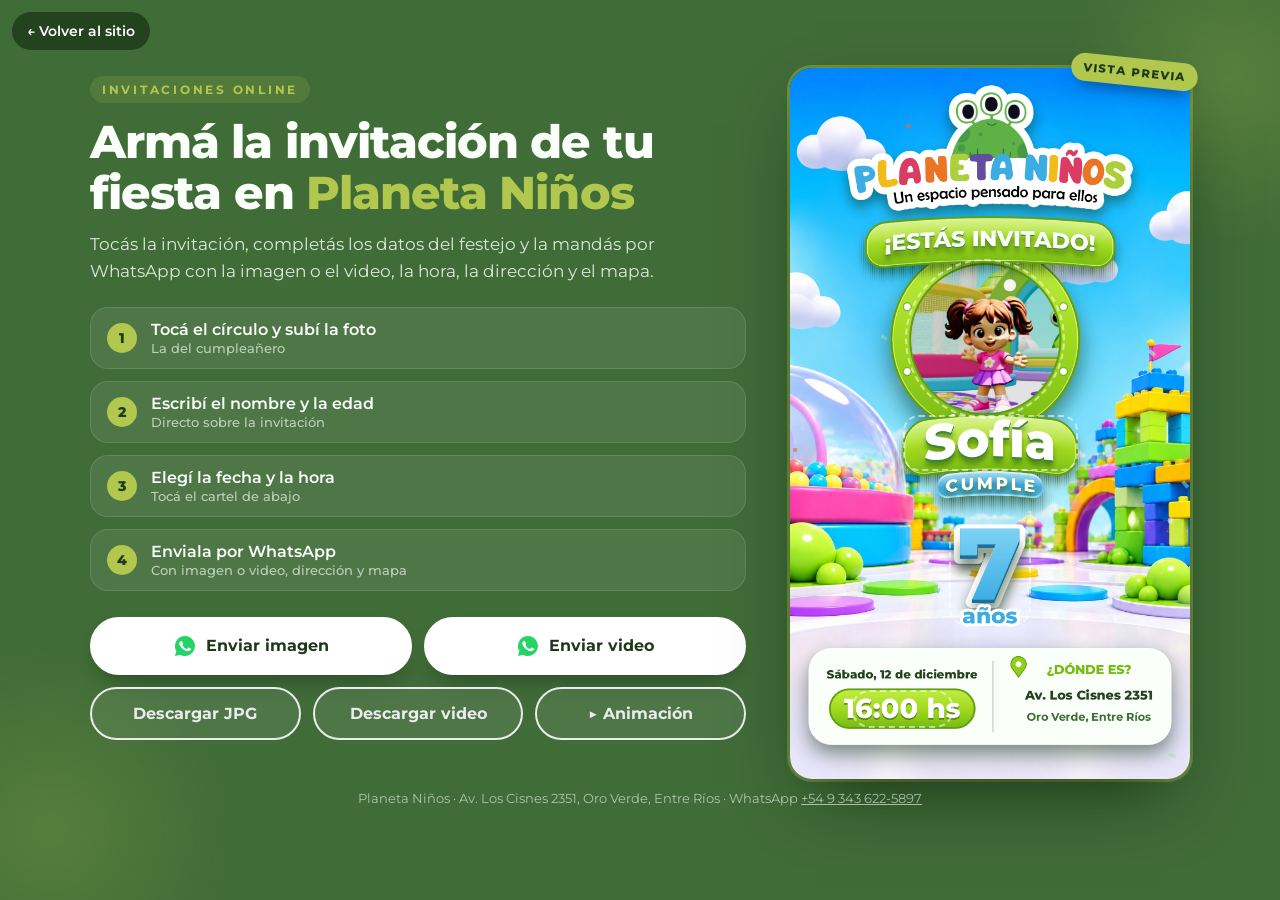
<file: invitacion.html>
<!DOCTYPE html>
<html lang="es-AR">
<head>
<meta charset="UTF-8" />
<script src="./tema.js?v=54"></script>
<meta name="viewport" content="width=device-width, initial-scale=1.0" />
<link rel="preconnect" href="https://fonts.googleapis.com" />
<link rel="preconnect" href="https://fonts.gstatic.com" crossorigin />
<link href="https://fonts.googleapis.com/css2?family=Montserrat:wght@400;500;600;700;800&display=swap" rel="stylesheet" />
<style>
  :root{--bg:var(--t-406c38,#406c38);--fg:#fafff9;--ac:var(--t-b1c74d,#b1c74d);--cy:var(--t-b1c74d,#b1c74d);--li:var(--t-83b27c,#83b27c);--off:#ebebef;--u:.3px}
  *{box-sizing:border-box;margin:0;padding:0}
  html,body{touch-action:pan-y;background:var(--bg);color:var(--fg);font-family:'Montserrat',system-ui,sans-serif;-webkit-font-smoothing:antialiased}
  body{padding:clamp(20px,4vw,48px) clamp(16px,4vw,40px);position:relative;overflow-x:hidden}
  body:before,body:after{content:"";position:fixed;border-radius:50%;pointer-events:none;z-index:0}
  body:before{width:340px;height:340px;right:-120px;top:-90px;background:radial-gradient(circle,rgba(var(--t-b1c74d-rgb,177,199,77),.22),transparent 68%)}
  body:after{width:380px;height:380px;left:-140px;bottom:-120px;background:radial-gradient(circle,rgba(var(--t-b1c74d-rgb,177,199,77),.20),transparent 68%)}
  .wrap{position:relative;z-index:1;max-width:1100px;margin:0 auto}
  .brand{display:flex;align-items:center;justify-content:space-between;gap:12px;margin-bottom:18px}
  .back{color:#fff;opacity:.85;text-decoration:none;font-weight:600;font-size:.9rem;padding:8px 14px;border:1px solid rgba(255,255,255,.35);border-radius:999px;white-space:nowrap}
  .brand img{height:44px;width:auto;display:block;max-width:100%}
  .brand b{font-size:1.25rem;font-weight:800;letter-spacing:-.01em}
  .brand span{font-size:.7rem;font-weight:700;letter-spacing:.16em;text-transform:uppercase;background:var(--cy);color:var(--t-23431d,#23431d);padding:5px 10px;border-radius:999px}
  .eyebrow{display:inline-block;background:rgba(var(--t-b1c74d-rgb,177,199,77),.16);color:var(--ac);font-size:.78rem;font-weight:700;letter-spacing:.22em;text-transform:uppercase;padding:6px 12px;border-radius:999px;margin-bottom:14px}
  h1{font-size:clamp(1.7rem,4.6vw,2.9rem);line-height:1.08;letter-spacing:-.02em;font-weight:800;margin-bottom:12px}
  h1 em{font-style:normal;color:var(--cy)}
  .lead{max-width:36em;opacity:.85;line-height:1.6;margin-bottom:22px;font-size:clamp(.95rem,1.9vw,1.08rem)}
  .main{display:grid;grid-template-columns:1fr minmax(300px,400px);gap:44px;align-items:center}
  .steps{list-style:none;display:grid;gap:12px;margin-bottom:26px}
  .steps li{display:flex;align-items:center;gap:14px;font-weight:600;font-size:1rem;background:rgba(235,235,239,.08);border:1.5px solid rgba(235,235,239,.14);border-radius:18px;padding:12px 16px}
  .steps i{flex:none;display:grid;place-items:center;width:30px;height:30px;border-radius:50%;background:var(--ac);color:var(--t-1e3a19,#1e3a19);font-style:normal;font-weight:800;font-size:.9rem}
  .steps small{display:block;opacity:.65;font-weight:500;font-size:.82rem;margin-top:1px}
  .btns{display:flex;flex-wrap:wrap;gap:12px}
  button{font:700 1rem 'Montserrat',system-ui,sans-serif;padding:15px 24px;border-radius:999px;border:2px solid var(--ac);background:var(--t-b1c74d,#b1c74d);color:var(--t-1e3a19,#1e3a19);cursor:pointer;transition:.2s;min-height:52px;flex:1 1 150px;box-shadow:0 12px 24px -10px rgba(var(--t-b1c74d-rgb,177,199,77),.8)}
  button:hover{transform:translateY(-2px);filter:brightness(1.07)}
  .dl-row{margin-top:12px}
  button.wa{display:inline-flex;align-items:center;justify-content:center;gap:9px;background:#fff;border-color:#fff;color:var(--t-1e3a19,#1e3a19);box-shadow:0 12px 24px -12px rgba(0,0,0,.45)}
  button.wa svg{width:24px;height:24px;fill:#25d366;flex:none}
  button.wa.listo{background:var(--t-b1c74d,#b1c74d);border-color:var(--t-b1c74d,#b1c74d)}
  button.sec{background:rgba(235,235,239,.08);border-color:var(--off);color:var(--off);box-shadow:none}
  button:disabled{opacity:.55;cursor:wait;transform:none}
  #msg{font-size:.9rem;min-height:1.3em;color:var(--cy);font-weight:600;margin-top:12px}
  .note{font-size:.8rem;opacity:.6;line-height:1.5;margin-top:10px}
  .stagewrap{display:flex;flex-direction:column;align-items:center}
  .box{position:relative;width:100%;aspect-ratio:9/16}
  .frame{position:absolute;inset:0;border-radius:22px;overflow:hidden;box-shadow:0 30px 70px -25px rgba(10,28,7,.8),0 0 0 3px rgba(var(--t-b1c74d-rgb,177,199,77),.4);background:var(--t-274422,#274422)}
  canvas#pv{display:block;width:100%;height:100%}
  .badge{position:absolute;right:-8px;top:-10px;background:var(--ac);color:var(--t-1e3a19,#1e3a19);font-weight:800;font-size:.72rem;letter-spacing:.1em;text-transform:uppercase;padding:7px 12px;border-radius:999px;transform:rotate(6deg);z-index:5;box-shadow:0 8px 18px -8px rgba(0,0,0,.6);pointer-events:none}
  /* zonas editables sobre la vista previa */
  .hs{touch-action:pan-y;position:absolute;border:2px dashed rgba(255,255,255,.55);border-radius:16px;background:transparent;z-index:3;cursor:pointer;animation:hsp 1.6s ease-in-out 3}
  .hs:hover,.hs:focus-within{border-color:var(--cy);background:rgba(var(--t-b1c74d-rgb,177,199,77),.10);animation:none}
  @keyframes hsp{50%{border-color:rgba(var(--t-b1c74d-rgb,177,199,77),1);background:rgba(var(--t-b1c74d-rgb,177,199,77),.14)}}
  .hs input{position:absolute;inset:0;width:100%;height:100%;background:transparent;border:0;outline:0;font-family:'Montserrat',system-ui,sans-serif;font-weight:800;text-align:center;color:transparent;caret-color:#fff;cursor:pointer}
  .hs input[type=file],.hs input[type=date],.hs input[type=time]{opacity:0;font-size:16px}
  .hs-foto{left:28.809%;top:26.870%;width:40.039%;height:22.522%;border-radius:50%}
  .hs-nombre{left:28.125%;top:48.733%;width:43.750%;height:7.965%}
  .hs-nombre input{font-size:calc(var(--u)*150);line-height:1}
  .hs-edad{left:39.815%;top:64.323%;width:20.370%;height:14.062%}
  .hs-edad input{font-size:calc(var(--u)*230);line-height:1;-moz-appearance:textfield}
  .hs-edad input::-webkit-outer-spin-button,.hs-edad input::-webkit-inner-spin-button{-webkit-appearance:none;margin:0}
  .hs-fecha{left:13.889%;top:84.100%;width:34.259%;height:2.292%;border-radius:12px}
  .hs-hora{left:15.2%;top:87.4%;width:25.7%;height:5.4%;border-radius:999px}
  .fhint{position:absolute;left:50%;top:50%;transform:translate(-50%,-50%);pointer-events:none;background:rgba(var(--t-223d1e-rgb,34,61,30),.82);color:#fff;font-weight:700;font-size:calc(var(--u)*38);padding:calc(var(--u)*16) calc(var(--u)*30);border-radius:999px;white-space:nowrap;font-family:'Montserrat',sans-serif}
  .fhint.off{display:none}
  .mobhint{display:none}
  /* celular: mismo orden que en la compu, en una sola columna (título, vista previa, botones) */
  @media (max-width:900px){
    body{padding:16px 16px 20px}
    .main{display:flex;flex-direction:column;gap:18px;align-items:stretch}
    .side{display:contents}
    .hd{order:1}
    .stagewrap{order:2;padding:6px 0 4px}
    .ctrl{order:3}
    .box{width:min(100%,340px);margin:0 auto}
    .steps{display:none}
    .lead{margin-bottom:6px;font-size:.95rem}
    h1{font-size:1.75rem}
    .mobhint{display:block;text-align:center;font-size:.85rem;font-weight:600;opacity:.85;margin:0 0 12px}
    .btns{gap:10px}
    button{flex:1 1 140px}
  }
  .weeb-back{position:fixed;top:calc(12px + env(safe-area-inset-top,0px));left:12px;z-index:200;display:inline-flex;align-items:center;gap:6px;height:38px;padding:0 15px;border:0;border-radius:999px;background:rgba(var(--t-1e3a19-rgb,30,58,25),.82);color:#fff;font:600 .85rem 'Montserrat',system-ui,sans-serif;text-decoration:none;cursor:pointer;white-space:nowrap;-webkit-tap-highlight-color:transparent}
  .weeb-back:active{transform:scale(.96)}
  body{padding-top:68px!important}
</style>
<link rel="icon" type="image/png" href="./assets/models/favicon.png" />
<link rel="apple-touch-icon" href="./assets/models/apple-touch-icon.png" />
</head>
<body>
<a class="weeb-back" href="./">← Volver al sitio</a>
<div class="wrap">
  <div class="main">
    <div class="side">
      <div class="hd">
        <div class="eyebrow">Invitaciones online</div>
        <h1>Armá la invitación de tu fiesta en <em>Planeta Niños</em></h1>
        <p class="lead">Tocás la invitación, completás los datos del festejo y la mandás por WhatsApp con la imagen o el video, la hora, la dirección y el mapa.</p>
        <ol class="steps">
          <li><i>1</i><span>Tocá el círculo y subí la foto<small>La del cumpleañero</small></span></li>
          <li><i>2</i><span>Escribí el nombre y la edad<small>Directo sobre la invitación</small></span></li>
          <li><i>3</i><span>Elegí la fecha y la hora<small>Tocá el cartel de abajo</small></span></li>
          <li><i>4</i><span>Enviala por WhatsApp<small>Con imagen o video, dirección y mapa</small></span></li>
        </ol>
      </div>
      <div class="ctrl">
        <div class="mobhint">Tocá la invitación para editarla</div>
        <div class="btns wa-row">
          <button type="button" id="wimg" class="wa"><svg viewBox="0 0 24 24" width="24" height="24" fill="#25d366" aria-hidden="true"><path d="M12 2a10 10 0 00-8.6 15.1L2 22l5-1.3A10 10 0 1012 2zm5.2 13.9c-.2.6-1.3 1.2-1.8 1.2-.5.1-1 .2-3.3-.7-2.8-1.1-4.5-3.9-4.7-4.1-.1-.2-1.1-1.5-1.1-2.8s.7-2 1-2.3c.2-.3.5-.3.7-.3h.5c.2 0 .4 0 .6.5l.9 2.1c.1.2.1.4 0 .6l-.4.6c-.1.2-.3.3-.1.6.2.3.8 1.3 1.7 2.1 1.1 1 2.1 1.3 2.4 1.5.3.1.5.1.6-.1l.9-1.1c.2-.2.4-.2.6-.1l2 1c.3.1.5.2.5.3.1.2.1.7-.1 1.3z"/></svg>Enviar imagen</button>
          <button type="button" id="wvid" class="wa"><svg viewBox="0 0 24 24" width="24" height="24" fill="#25d366" aria-hidden="true"><path d="M12 2a10 10 0 00-8.6 15.1L2 22l5-1.3A10 10 0 1012 2zm5.2 13.9c-.2.6-1.3 1.2-1.8 1.2-.5.1-1 .2-3.3-.7-2.8-1.1-4.5-3.9-4.7-4.1-.1-.2-1.1-1.5-1.1-2.8s.7-2 1-2.3c.2-.3.5-.3.7-.3h.5c.2 0 .4 0 .6.5l.9 2.1c.1.2.1.4 0 .6l-.4.6c-.1.2-.3.3-.1.6.2.3.8 1.3 1.7 2.1 1.1 1 2.1 1.3 2.4 1.5.3.1.5.1.6-.1l.9-1.1c.2-.2.4-.2.6-.1l2 1c.3.1.5.2.5.3.1.2.1.7-.1 1.3z"/></svg>Enviar video</button>
        </div>
        <div class="btns dl-row">
          <button type="button" id="bjpg" class="sec">Descargar JPG</button>
          <button type="button" id="bmp4" class="sec">Descargar video</button>
          <button type="button" id="bplay" class="sec">▶ Animación</button>
        </div>
        <div id="msg" role="status"></div>
      </div>
    </div>
    <div class="stagewrap">
      <div class="box" id="box">
        <span class="badge">Vista previa</span>
        <div class="frame"><canvas id="pv" width="720" height="1280"></canvas></div>
        <label class="hs hs-foto"><input type="file" id="foto" accept="image/*" title="Cambiar foto" /><span class="fhint off" id="fhint">📷 Subir foto</span></label>
        <div class="hs hs-nombre"><input type="text" id="nombre" maxlength="16" value="Sofía" aria-label="Nombre" autocomplete="off" /></div>
        <div class="hs hs-edad"><input type="number" id="edad" min="1" max="99" inputmode="numeric" value="7" aria-label="Edad que cumple" /></div>
        <label class="hs hs-fecha"><input type="date" id="fecha" aria-label="Fecha" /></label>
        <label class="hs hs-hora"><input type="time" id="hora" value="16:00" aria-label="Hora" /></label>
      </div>
    </div>
  </div>
  <p class="note" style="text-align:center"><span id="ftNom">Planeta Niños</span> · <span id="ftDir">Av. Los Cisnes 2351, Oro Verde</span><span id="ftWa"> · WhatsApp <a href="https://wa.me/5493436225897" style="color:inherit">343 622 58 97</a></span></p>
</div>

<script>
(function () {
  var USAR_VIDEO = false;   /* video de fondo apagado por ahora: con true vuelve el recorrido en 3D (assets/inv/fondo.mp4) */
  var W = 1080, H = 1920, TOUR = USAR_VIDEO ? 7.6 : 1.2, DUR = 13;
  var F = '"Montserrat",system-ui,sans-serif';
  /* colores de marca: todo color fijo que se pinta en el cartel pasa por la paleta de la demo (sin demo no cambia nada) */
  (function () {
    var P = CanvasRenderingContext2D.prototype, cache = {}, ck = '';
    function h2(n) { n = Math.max(0, Math.min(255, +n)); return (n < 16 ? '0' : '') + n.toString(16); }
    function map(v) {
      var T = window.TEMA; if (window.__rawFill || typeof v !== 'string' || !T || T.cliente || !T.hexEscena || !T.color) return v;   /* el sitio propio (Planeta Niños) usa sus colores tal cual */
      var k = T.color + T.color2 + (T.color3 || '') + (T.color4 || ''); if (k !== ck) { cache = {}; ck = k; }
      if (v in cache) return cache[v];
      var r = v, m;
      if (/^#([0-9a-f]{6}|[0-9a-f]{3})$/i.test(v)) r = T.hexEscena(v);
      else if ((m = /^rgba?\(\s*(\d+)\s*,\s*(\d+)\s*,\s*(\d+)\s*(?:,\s*([\d.]+)\s*)?\)$/.exec(v))) {
        var hx = T.hexEscena('#' + h2(m[1]) + h2(m[2]) + h2(m[3]));
        if (hx !== '#' + h2(m[1]) + h2(m[2]) + h2(m[3])) r = 'rgba(' + parseInt(hx.slice(1, 3), 16) + ',' + parseInt(hx.slice(3, 5), 16) + ',' + parseInt(hx.slice(5, 7), 16) + ',' + (m[4] == null ? 1 : m[4]) + ')';
      }
      return (cache[v] = r);
    }
    ['fillStyle', 'strokeStyle'].forEach(function (p) {
      var d = Object.getOwnPropertyDescriptor(P, p);
      Object.defineProperty(P, p, { get: d.get, set: function (v) { d.set.call(this, map(v)); }, configurable: true });
    });
    var ac = CanvasGradient.prototype.addColorStop;
    CanvasGradient.prototype.addColorStop = function (o, c) { return ac.call(this, o, map(c)); };
  })();
  /* datos del lugar: en una demo, los de la demo (o genéricos si todavía no los cargó); fuera de la demo, los de Planeta Niños */
  var LUGAR = 'Av. Los Cisnes 2351, Oro Verde', NEG = 'Planeta Niños', WA = '5493436225897', WA_TXT = '343 622 58 97', MAPSURL = '', GENERICA = false;
  function datosLugar() {
    var T = window.TEMA, D = T && T.datosDemo && T.datosDemo(); if (!D) return;
    NEG = D.nombre || 'Tu salón de fiestas';
    LUGAR = D.dir || 'Tu dirección, tu ciudad'; GENERICA = !D.dir;
    WA = D.wa; WA_TXT = D.tel; MAPSURL = D.maps;
    var a = document.getElementById('ftNom'), b = document.getElementById('ftDir'), c = document.getElementById('ftWa');
    if (a) a.textContent = NEG; if (b) b.textContent = LUGAR;
    if (c) c.innerHTML = WA ? ' · WhatsApp <a href="https://wa.me/' + WA + '" style="color:inherit"></a>' : '';
    if (c && WA) c.querySelector('a').textContent = WA_TXT;
  }
  document.addEventListener('salon', function () { datosLugar(); });
  var $ = function (id) { return document.getElementById(id); };
  var FONDO = new Image(); FONDO.onload = function () { rerender(); }; FONDO.src = './assets/inv/fondo-pn.jpg';   /* fondo fijo de la invitación */
  var SHEEP = new Image(); SHEEP.src = (window.TEMA && TEMA.logo) || './assets/models/planetaninos-logo.png'; SHEEP.onload = function () { CSTK = null; rerender(); };   // el marciano: solo como relleno cuando no hay foto
  var LOGO = new Image(); LOGO.src = (window.TEMA && !TEMA.cliente && TEMA.logo) || './assets/models/logo-slogan.svg'; LOGO.onload = function () { STK = null; CSTK = null; rerender(); };   // el nombre, sin marciano
  var photo = null, FAST = false, PHV = 0;
  function sig() { return JSON.stringify(state()) + '|' + PHV; }
  var DEFOTO = new Image(); DEFOTO.onload = function () { if (!photo) { photo = DEFOTO; PHV++; rerender(); } }; DEFOTO.src = './assets/inv/foto.jpg';

  (function () { var d = new Date(); d.setDate(d.getDate() + ((6 - d.getDay() + 7) % 7 || 7)); $('fecha').value = d.toISOString().slice(0, 10); })();

  function clamp(v, a, b) { return Math.max(a, Math.min(b, v)); }
  function prog(t, a, b) { return clamp((t - a) / (b - a), 0, 1); }
  function outBack(x) { var c1 = 1.70158, c3 = c1 + 1; return 1 + c3 * Math.pow(x - 1, 3) + c1 * Math.pow(x - 1, 2); }
  function outCubic(x) { return 1 - Math.pow(1 - x, 3); }
  function rng(seed) { var s = seed; return function () { s = (s * 16807) % 2147483647; return (s - 1) / 2147483646; }; }

  function fechaTxt(v) {
    if (!v) return '';
    var p = v.split('-'); var d = new Date(+p[0], +p[1] - 1, +p[2]);
    var t = d.toLocaleDateString('es-AR', { weekday: 'long', day: 'numeric', month: 'long' });
    return t.charAt(0).toUpperCase() + t.slice(1);
  }
  function state() {
    return {
      nombre: ($('nombre').value || '').trim() || 'Nombre',
      edad: ($('edad').value || '').trim(),
      fecha: fechaTxt($('fecha').value),
      hora: $('hora').value ? $('hora').value + ' hs' : ''
    };
  }

  function rrect(c, x, y, w, h, r) { c.beginPath(); c.moveTo(x + r, y); c.arcTo(x + w, y, x + w, y + h, r); c.arcTo(x + w, y + h, x, y + h, r); c.arcTo(x, y + h, x, y, r); c.arcTo(x, y, x + w, y, r); c.closePath(); }
  function star(c, cx, cy, R, r, rot) {
    c.beginPath();
    for (var i = 0; i < 10; i++) { var a = rot - Math.PI / 2 + i * Math.PI / 5, rr = i % 2 ? r : R; c.lineTo(cx + rr * Math.cos(a), cy + rr * Math.sin(a)); }
    c.closePath(); c.lineJoin = 'round';
  }
  function cover(c, img, x, y, w, h, zoom) {
    var iw = img.videoWidth || img.width, ih = img.videoHeight || img.height;
    var s = Math.max(w / iw, h / ih) * (zoom || 1);
    var dw = iw * s, dh = ih * s;
    c.drawImage(img, x + (w - dw) / 2, y + (h - dh) / 2, dw, dh);
  }
  function fit(c, txt, maxW, size, weight, min) {
    var s = size; c.font = weight + ' ' + s + 'px ' + F;
    while (c.measureText(txt).width > maxW && s > (min || 28)) { s -= 4; c.font = weight + ' ' + s + 'px ' + F; }
    return s;
  }
  function wrap(c, txt, maxW) {
    var words = txt.split(/\s+/), lines = [], cur = '';
    words.forEach(function (w) { var test = cur ? cur + ' ' + w : w; if (c.measureText(test).width > maxW && cur) { lines.push(cur); cur = w; } else cur = test; });
    if (cur) lines.push(cur);
    return lines.slice(0, 2);
  }
  // texto con contorno grueso redondeado (estilo sticker)
  function ptext(c, txt, x, y, fill, outline, lw, shadow) {
    c.lineJoin = 'round'; c.miterLimit = 2;
    if (shadow) { c.save(); c.shadowColor = shadow; c.shadowOffsetY = 10; c.shadowBlur = FAST ? 0 : 14; c.strokeStyle = outline; c.lineWidth = lw; c.strokeText(txt, x, y); c.restore(); }
    if (outline) { c.strokeStyle = outline; c.lineWidth = lw; c.strokeText(txt, x, y); }
    c.fillStyle = fill; c.fillText(txt, x, y);
  }
  // abanico de 3 rayitas que salen de un punto
  function burst(c, x, y, base, t, ph, cols) {
    var angs = [-40, 0, 40];
    for (var i = 0; i < 3; i++) {
      var a = (base + angs[i]) * Math.PI / 180, r0 = 26, len = (i === 1 ? 54 : 44) * (1 + .14 * Math.sin(t * 5 + ph + i));
      c.strokeStyle = cols[i % cols.length]; c.lineWidth = 13; c.lineCap = 'round';
      c.beginPath(); c.moveTo(x + Math.cos(a) * r0, y + Math.sin(a) * r0); c.lineTo(x + Math.cos(a) * (r0 + len), y + Math.sin(a) * (r0 + len)); c.stroke();
    }
  }
  function balloon(c, x, y, col, hi, t, ph, ap) {
    var by = y + (1 - ap) * 600 + Math.sin(t * 1.6 + ph) * 12;
    c.save(); c.globalAlpha = clamp(ap * 2, 0, 1);
    c.strokeStyle = 'rgba(235,235,239,.8)'; c.lineWidth = 3.5; c.lineCap = 'round';
    c.beginPath(); c.moveTo(x, by + 86); c.bezierCurveTo(x + 24 * Math.sin(t + ph), by + 150, x - 20, by + 210, x + 10 * Math.sin(t + ph), by + 300); c.stroke();
    c.beginPath(); c.ellipse(x, by, 66, 84, 0, 0, 7);
    var g = c.createRadialGradient(x - 20, by - 30, 6, x, by, 90); g.addColorStop(0, hi); g.addColorStop(1, col);
    c.fillStyle = g; c.fill();
    c.beginPath(); c.moveTo(x, by + 80); c.lineTo(x - 12, by + 98); c.lineTo(x + 12, by + 98); c.closePath(); c.fillStyle = col; c.fill();
    c.beginPath(); c.ellipse(x - 24, by - 36, 11, 22, -.5, 0, 7); c.fillStyle = 'rgba(255,255,255,.6)'; c.fill();
    c.restore();
  }
  function calIcon(c, x, y, s) {
    c.save(); c.translate(x, y);
    c.fillStyle = '#35c4df'; rrect(c, 0, 8 * s, 70 * s, 62 * s, 12 * s); c.fill();
    c.fillStyle = '#fff'; rrect(c, 7 * s, 26 * s, 56 * s, 38 * s, 6 * s); c.fill();
    c.fillStyle = '#35c4df';
    for (var r = 0; r < 2; r++) for (var q = 0; q < 4; q++) { c.beginPath(); c.arc((17 + q * 12) * s, (37 + r * 15) * s, 3.6 * s, 0, 7); c.fill(); }
    c.strokeStyle = '#35c4df'; c.lineWidth = 7 * s; c.lineCap = 'round';
    c.beginPath(); c.moveTo(20 * s, 2 * s); c.lineTo(20 * s, 16 * s); c.moveTo(50 * s, 2 * s); c.lineTo(50 * s, 16 * s); c.stroke();
    c.restore();
  }
  function clockIcon(c, x, y, s) {
    c.save(); c.translate(x, y);
    c.strokeStyle = '#f0762f'; c.lineWidth = 8 * s; c.lineCap = 'round';
    c.beginPath(); c.arc(35 * s, 35 * s, 31 * s, 0, 7); c.stroke();
    c.beginPath(); c.moveTo(35 * s, 17 * s); c.lineTo(35 * s, 36 * s); c.lineTo(48 * s, 44 * s); c.stroke();
    c.restore();
  }
  function pin(c, x, y, s) {
    c.save(); c.translate(x, y); c.fillStyle = '#8fcf1a'; c.strokeStyle = '#5f9f10'; c.lineWidth = 3 * s; c.lineJoin = 'round';
    c.beginPath(); c.arc(0, 0, 26 * s, Math.PI * .85, Math.PI * .15 + Math.PI * 2); c.lineTo(0, 44 * s); c.closePath(); c.fill(); c.stroke();
    c.fillStyle = '#fafff9'; c.beginPath(); c.arc(0, 0, 10 * s, 0, 7); c.fill();
    c.restore();
  }

  function bpath(c, x, y, w, h, r, sag) {   // placa con el borde inferior abombado hacia abajo
    r = Math.max(0, Math.min(r, h / 2, w / 2));
    c.beginPath(); c.moveTo(x + r, y); c.lineTo(x + w - r, y); c.arcTo(x + w, y, x + w, y + r, r);
    c.lineTo(x + w, y + h - r); c.arcTo(x + w, y + h, x + w - r, y + h, r);
    c.quadraticCurveTo(x + w / 2, y + h + sag * 2, x + r, y + h);
    c.arcTo(x, y + h, x, y + h - r, r); c.lineTo(x, y + r); c.arcTo(x, y, x + r, y, r); c.closePath();
  }
  function plate(c, x, y, w, h, r, ca, cb, rim, sag) {
    if (sag === undefined) sag = Math.min(h * .07, 12);
    if (rim === 'lime') {   /* cartel lima sólido, con brillo arriba y borde verde oscuro (como la referencia) */
      c.save();
      c.shadowColor = 'rgba(18,56,12,.5)'; c.shadowBlur = FAST ? 0 : 30; c.shadowOffsetY = FAST ? 10 : 18;
      bpath(c, x, y, w, h, r, sag);
      var g0 = c.createLinearGradient(0, y, 0, y + h + sag); g0.addColorStop(0, '#c4ee45'); g0.addColorStop(.5, '#a2da1f'); g0.addColorStop(1, '#78bb14');
      c.fillStyle = g0; c.fill(); c.shadowColor = 'transparent';
      c.save(); bpath(c, x, y, w, h, r, sag); c.clip();
      var gt = c.createLinearGradient(0, y, 0, y + h * .5); gt.addColorStop(0, 'rgba(255,255,255,.45)'); gt.addColorStop(1, 'rgba(255,255,255,0)');
      c.fillStyle = gt; c.fillRect(x, y, w, h * .5);
      c.restore();
      bpath(c, x + 2, y + 2, w - 4, h - 4, r - 2, sag); c.lineWidth = 5; c.strokeStyle = '#5f9f10'; c.stroke();
      bpath(c, x + 6, y + 6, w - 12, h - 12, r - 6, sag); c.lineWidth = 2; c.strokeStyle = 'rgba(235,255,150,.8)'; c.stroke();
      c.restore(); return;
    }
    c.save();
    c.shadowColor = 'rgba(18,56,12,.55)'; c.shadowBlur = FAST ? 0 : 36; c.shadowOffsetY = FAST ? 12 : 22;
    bpath(c, x, y, w, h, r, sag);
    var g = c.createLinearGradient(0, y, 0, y + h + sag); g.addColorStop(0, ca); g.addColorStop(1, cb);
    c.globalAlpha = .93; c.fillStyle = g; c.fill(); c.globalAlpha = 1; c.shadowColor = 'transparent';
    c.save(); bpath(c, x, y, w, h, r, sag); c.clip();
    // brillo inferior (luz que atraviesa la placa)
    var gb = c.createLinearGradient(0, y + h * .55, 0, y + h + sag); gb.addColorStop(0, 'rgba(120,225,255,0)'); gb.addColorStop(1, 'rgba(120,225,255,.5)');
    c.fillStyle = gb; c.fillRect(x, y + h * .5, w, h * .6);
    // brillo superior (vidrio)
    var gl = c.createLinearGradient(0, y, 0, y + h * .5); gl.addColorStop(0, 'rgba(255,255,255,.5)'); gl.addColorStop(1, 'rgba(255,255,255,0)');
    c.beginPath(); c.moveTo(x + r * .7, y + 5); c.lineTo(x + w - r * .7, y + 5); c.quadraticCurveTo(x + w - 4, y + 5, x + w - 5, y + h * .5); c.lineTo(x + 5, y + h * .5); c.quadraticCurveTo(x + 4, y + 5, x + r * .7, y + 5);
    c.fillStyle = gl; c.fill();
    c.restore();
    // borde biselado: blanco arriba, cian abajo
    bpath(c, x + 2.5, y + 2.5, w - 5, h - 5, r - 2, sag);
    var rg = c.createLinearGradient(0, y, 0, y + h + sag); rg.addColorStop(0, 'rgba(255,255,255,.85)'); rg.addColorStop(.35, 'rgba(190,215,255,.35)'); rg.addColorStop(.75, 'rgba(120,225,255,.6)'); rg.addColorStop(1, rim || '#bff3fb');
    c.lineWidth = 5; c.strokeStyle = rg; c.stroke();
    c.restore();
  }
  function stext(c, txt, x, y, fill, sh) {   // texto inflado: extrusión + brillo
    c.save();
    if (sh !== false) {
      var fsz0 = 0, dark = fill === '#5bd0e7' ? 'rgba(20,90,130,.9)' : (fill === '#ff8a4c' || fill.charAt(0) === '#' && fill.toLowerCase() === '#f2631f') ? 'rgba(150,50,10,.9)' : 'rgba(61,142,48,.85)';
      var n = Math.max(2, Math.min(FAST ? 3 : 6, Math.round(parseInt((c.font.match(/(\d+)px/) || [0, 40])[1], 10) * .045))); c.fillStyle = dark;
      for (var i = n; i >= 1; i--) c.fillText(txt, x, y + i);
      c.shadowColor = 'rgba(18,56,12,.5)'; c.shadowBlur = FAST ? 0 : 14; c.shadowOffsetY = FAST ? 8 : 12; c.fillStyle = dark; c.fillText(txt, x, y + n); c.shadowColor = 'transparent';
    }
    var fsz = parseInt((c.font.match(/(\d+)px/) || [0, 40])[1], 10);
    c.fillStyle = fill; c.fillText(txt, x, y);
    if (sh !== false && fill !== '#ff8a4c' && fsz > 60) { c.globalAlpha = .45; c.fillStyle = 'rgba(255,255,255,.9)'; c.fillText(txt, x, y - 2); c.globalAlpha = 1; c.fillStyle = fill; c.fillText(txt, x, y); }
    c.restore();
  }
  var WCV = {};
  function warp(c, x, y, w, h, sag, fn) {   // dibuja fn en un lienzo aparte y lo curva en columnas (extremos más bajos)
    var P = 70, cw = Math.ceil(w + 2 * P), ch = Math.ceil(h + 2 * P + sag), k = cw + 'x' + ch, cv = WCV[k];
    if (!cv) { cv = WCV[k] = document.createElement('canvas'); cv.width = cw; cv.height = ch; }
    var g = cv.getContext('2d'); g.setTransform(1, 0, 0, 1, 0, 0); g.clearRect(0, 0, cw, ch); g.save(); g.translate(P - x, P - y); fn(g); g.restore();
    var step = FAST ? 4 : 2;
    for (var i = 0; i < cw; i += step) {
      var u = ((i + step / 2 - P) - w / 2) / (w / 2), dy = sag * Math.min(1, u * u);
      c.drawImage(cv, i, 0, step, ch, x - P + i, y - P + dy, step + .6, ch);
    }
  }
  function ell(c, cx, cy, rx, ry, ca, cb, rim) {
    c.save(); c.beginPath(); c.ellipse(cx, cy, rx, ry, 0, 0, 7);
    var g = c.createLinearGradient(0, cy - ry, 0, cy + ry); g.addColorStop(0, ca); g.addColorStop(1, cb); c.fillStyle = g; c.fill();
    c.lineWidth = 4; c.strokeStyle = rim; c.stroke(); c.restore();
  }

  // Coordenadas de la referencia (1024 de ancho) -> lienzo 1080 x 1920, centrado en vertical
  var K = 1080 / 1024, YO = 285 - 103 * K - 95;
  function X(x) { return x * K; } function Y(y) { return y * K + YO; } function L(v) { return v * K; }

  function cyl(c, x0, x1, y0, y1, ca, cb, rimTop) {      // cilindro / torre vista de frente
    var g = c.createLinearGradient(x0, 0, x1, 0); g.addColorStop(0, ca); g.addColorStop(.55, cb); g.addColorStop(1, 'rgba(44,104,34,1)');
    c.fillStyle = g; c.fillRect(x0, y0, x1 - x0, y1 - y0);
  }

  // silueta blanca que acompaña la forma de las letras (como un sticker recortado)
  var STK = null;
  function sticker(lw, lh) {
    if (STK && STK.k === lw) return STK;
    var pad = Math.round(lw * .036), r = Math.round(lw * .026), w = Math.round(lw + pad * 2), h = Math.round(lh + pad * 2);
    var a = document.createElement('canvas'); a.width = w; a.height = h; var x = a.getContext('2d');
    x.drawImage(LOGO, pad, pad, lw, lh);
    /* logo claro: la silueta que lo rodea va en el color oscuro de la marca para que no se pierda sobre el fondo */
    var claro = false; try { var im = x.getImageData(0, 0, w, h).data, sl = 0, sn = 0; for (var q = 0; q < im.length; q += 16) { if (im[q + 3] > 200) { sl += im[q] * .299 + im[q + 1] * .587 + im[q + 2] * .114; sn++; } } claro = sn > 20 && sl / sn > 190 && !(window.TEMA && TEMA.cliente); } catch (e) {}
    x.globalCompositeOperation = 'source-in'; window.__rawFill = true; x.fillStyle = (window.TEMA && TEMA.silColor && !TEMA.cliente) ? TEMA.silColor : claro ? (window.TEMA && TEMA.color ? '#' + TEMA.color : '#23431d') : '#fff'; x.fillRect(0, 0, w, h); window.__rawFill = false;
    var b = document.createElement('canvas'); b.width = w; b.height = h; var y = b.getContext('2d');
    [r, r * .66, r * .33].forEach(function (rad) { for (var k = 0; k < 32; k++) { var an = k / 32 * Math.PI * 2; y.drawImage(a, Math.cos(an) * rad, Math.sin(an) * rad); } });
    y.drawImage(a, 0, 0); b.k = lw; b.pad = pad; STK = b; return b;
  }

  /* Marciano + nombre de Planeta Niños: una sola silueta blanca para los dos. */
  var CSTK = null;
  function stickerCombo(lw, lh, mw, mh, ov) {
    var key = [lw, lh, mw, mh, ov].join('|'); if (CSTK && CSTK.k === key) return CSTK;
    var pad = Math.round(lw * .036), r = Math.round(lw * .026), w = lw + pad * 2, h = mh + lh - ov + pad * 2;
    var a = document.createElement('canvas'); a.width = w; a.height = h; var x = a.getContext('2d');
    x.drawImage(SHEEP, Math.round((w - mw) / 2), pad, mw, mh); x.drawImage(LOGO, pad, pad + mh - ov, lw, lh);
    x.globalCompositeOperation = 'source-in'; window.__rawFill = true; x.fillStyle = '#fff'; x.fillRect(0, 0, w, h); window.__rawFill = false;
    var b = document.createElement('canvas'); b.width = w; b.height = h; var y = b.getContext('2d');
    [r, r * .66, r * .33].forEach(function (rad) { for (var k = 0; k < 32; k++) { var an = k / 32 * Math.PI * 2; y.drawImage(a, Math.cos(an) * rad, Math.sin(an) * rad); } });
    y.drawImage(a, 0, 0); b.k = key; CSTK = b; return b;
  }

  // Fondo: video de una toma recorriendo la escena 3D (una sola vez; al final queda el último cuadro)
  var VID = document.createElement('video');
  VID.muted = true; VID.defaultMuted = true; VID.playsInline = true; VID.setAttribute('playsinline', ''); VID.setAttribute('webkit-playsinline', ''); VID.preload = 'auto';
  var DEMO = !!(window.TEMA && TEMA.demoId && !TEMA.cliente);   /* en las demos el fondo es una imagen fija y el video no está disponible */
  if (!DEMO && USAR_VIDEO) VID.src = './assets/inv/fondo.mp4';   /* si el video no carga, se usan las imágenes fondo1-4 */
  VID.style.cssText = 'position:fixed;left:0;top:0;width:2px;height:2px;opacity:0;pointer-events:none'; document.body.appendChild(VID);
  function vidOk() { return VID.readyState >= 2 && VID.videoWidth > 0; }
  function restT() { return Math.max(0, (VID.duration || 13) - .12); }
  function vidEnd() { try { if (Math.abs(VID.currentTime - restT()) > .3 || !SNAP) VID.currentTime = restT(); } catch (e) {} }   /* en reposo se ve el último cuadro: la nena y el nene en el salón */
  var SNAP = null;   // cuadro de reposo (el primero), para no mostrar nada raro mientras el video busca
  VID.addEventListener('loadeddata', vidEnd);
  VID.addEventListener('seeked', function () { if (!playing) rerender(); });
  function vidStart(cb) {       // vuelve al inicio, arranca y recién ahí avisa (para sincronizar con la animación)
    var done = false, go = function () { if (done) return; done = true; cb(); };
    if (!vidOk()) { go(); return; }
    var onSeek = function () { VID.removeEventListener('seeked', onSeek); var pr = VID.play(); if (pr && pr.then) pr.then(go, go); else go(); };
    VID.pause(); VID.addEventListener('seeked', onSeek); VID.currentTime = 0; setTimeout(go, 1500);
  }
  /* Fondo de las demos: la toma 9:16 del aterrizaje del 3D, con el verde de la escena pasado al color de la marca */
  var BGD = null, BGDSRC = null, BGDKEY = '';
  function hsl2rgb(h, s, l) { h /= 360; var q = l < .5 ? l * (1 + s) : l + s - l * s, p = 2 * l - q, f = function (t) { t = (t + 1) % 1; return t < 1 / 6 ? p + (q - p) * 6 * t : t < .5 ? q : t < 2 / 3 ? p + (q - p) * (2 / 3 - t) * 6 : p; }; return [f(h + 1 / 3) * 255, f(h) * 255, f(h - 1 / 3) * 255]; }
  function fondoDemo() {
    if (!DEMO) return;
    if (!BGDSRC) { BGDSRC = new Image(); BGDSRC.onload = fondoDemo; BGDSRC.src = './assets/inv/fondo-demo.jpg'; return; }
    if (!BGDSRC.complete || !BGDSRC.naturalWidth) return;
    var col = (window.TEMA && TEMA.color) || '', key = col; if (BGD && BGDKEY === key) return;
    var cv = document.createElement('canvas'); cv.width = 720; cv.height = 1280; var x = cv.getContext('2d'); x.drawImage(BGDSRC, 0, 0, 720, 1280);
    if (/^[0-9a-f]{6}$/i.test(col)) {
      var r = parseInt(col.slice(0, 2), 16) / 255, g = parseInt(col.slice(2, 4), 16) / 255, b = parseInt(col.slice(4, 6), 16) / 255, mx = Math.max(r, g, b), mn = Math.min(r, g, b), d = mx - mn, th = 0;
      if (d > 0) th = mx === r ? ((g - b) / d + 6) % 6 : mx === g ? (b - r) / d + 2 : (r - g) / d + 4; th *= 60;
      var im = x.getImageData(0, 0, 720, 1280), a = im.data;
      for (var i = 0; i < a.length; i += 4) {
        var R = a[i] / 255, G = a[i + 1] / 255, B = a[i + 2] / 255, M = Math.max(R, G, B), m = Math.min(R, G, B), D = M - m; if (D < .08) continue;
        var H = M === R ? ((G - B) / D + 6) % 6 : M === G ? (B - R) / D + 2 : (R - G) / D + 4; H *= 60;
        if (H < 62 || H > 165) continue;   // solo el verde (cielo, piel, ropa y juegos de colores quedan como están)
        var L = (M + m) / 2, S = D / (1 - Math.abs(2 * L - 1)), w = Math.min(1, (H - 62) / 14, (165 - H) / 14);   // borde suave
        var nh = th + (H - 100) * .25, o = hsl2rgb((nh + 360) % 360, S, L);
        a[i] = a[i] * (1 - w) + o[0] * w; a[i + 1] = a[i + 1] * (1 - w) + o[1] * w; a[i + 2] = a[i + 2] * (1 - w) + o[2] * w;
      }
      x.putImageData(im, 0, 0);
    }
    BGD = cv; BGDKEY = key; STK = null; rerender();
  }
  function drawBG(c, t) {
    if (DEMO) {
      if (!BGD) fondoDemo();
      if (BGD) cover(c, BGD, 0, 0, W, H, 1.02); else { c.fillStyle = '#3fb9ea'; c.fillRect(0, 0, W, H); }
      var ov2 = c.createLinearGradient(0, 0, 0, H); ov2.addColorStop(0, 'rgba(61,142,48,.10)'); ov2.addColorStop(1, 'rgba(46,113,35,.22)'); c.fillStyle = ov2; c.fillRect(0, 0, W, H);
      return;
    }
    if (!USAR_VIDEO) {
      if (FONDO.complete && FONDO.naturalWidth) cover(c, FONDO, 0, 0, W, H, 1); else { c.fillStyle = '#4fb7f2'; c.fillRect(0, 0, W, H); }
      return;
    }
    if (vidOk() && !VID.seeking) {
      cover(c, VID, 0, 0, W, H, 1.02);
      if (Math.abs(VID.currentTime - restT()) < .3) { if (!SNAP) { SNAP = document.createElement('canvas'); SNAP.width = 540; SNAP.height = 960; } cover(SNAP.getContext('2d'), VID, 0, 0, 540, 960, 1.02); }
    } else if (SNAP) c.drawImage(SNAP, 0, 0, W, H);
    else { c.fillStyle = '#68c359'; c.fillRect(0, 0, W, H); }
    var ov = c.createLinearGradient(0, 0, 0, H); ov.addColorStop(0, 'rgba(61,142,48,.22)'); ov.addColorStop(.5, 'rgba(70,152,56,.10)'); ov.addColorStop(1, 'rgba(46,113,35,.40)');
    c.fillStyle = ov; c.fillRect(0, 0, W, H);
  }
  // Dibuja un cuadro de la invitación. c: contexto, k: escala (ancho / 1080), t: segundos
  function draw(c, k, tAbs) {
    var t = tAbs >= 90 ? tAbs : tAbs - TOUR;   // el recorrido va primero; las placas entran después
    var S = state();
    c.save(); c.scale(k, k);
    c.textAlign = 'center'; c.textBaseline = 'alphabetic';
    var CX = 540;
    if (!window.__NOBG) drawBG(c, tAbs);
    if (t < 0) { c.restore(); return; }

    // confeti suave (colores de la marca)
    var R = rng(11), cols = ['#e66937', '#5bd0e7', '#ebebef', '#bcebb5'];
    for (var i = 0, NC = FAST ? 8 : 14; i < NC; i++) {
      var x0 = R() * W, sp = 50 + R() * 90, ph0 = R() * H, sz = 10 + R() * 12, col = cols[i % 4], rot0 = R() * 6, sw = 20 + R() * 40;
      var y = ((ph0 + t * sp) % (H + 60)) - 30, x = x0 + Math.sin(t * 1.2 + i) * sw;
      c.save(); c.translate(x, y); c.rotate(rot0 + t * 1.5); c.fillStyle = col; c.globalAlpha = .65;
      if (i % 2 === 0) { c.beginPath(); c.arc(0, 0, sz * .5, 0, 7); c.fill(); } else { c.fillRect(-sz / 2, -sz / 4, sz, sz / 2); }
      c.restore();
    }
    c.globalAlpha = 1;

    // logo de Planeta Niños
    var a1 = outCubic(prog(t, 0, .7));
    c.save(); c.globalAlpha = a1; c.translate(0, (1 - a1) * -40);
    var lw = L(720), lh = lw * .2;
    if (LOGO.complete && LOGO.naturalWidth) {
      /* el logo entra en una caja propia (arriba del cartel): nunca tapa ni queda tapado por "ESTÁS INVITADO" y la foto */
      var ar = LOGO.naturalWidth / LOGO.naturalHeight, mh = Y(190); lw = Math.min(ar > 3 ? L(740) : L(720), mh * (ar > 3 ? 1.6 : 1) * ar); lh = lw / ar; lw = Math.round(lw); lh = Math.round(lh);
      var conMarc = !!(window.TEMA && TEMA.cliente && SHEEP.complete && SHEEP.naturalWidth);
      if (conMarc) {
        /* Marciano + nombre: una sola pieza, con una única silueta blanca que los une (el marciano apoya sobre el letrero). */
        lw = Math.round(lw * .94); lh = Math.round(lh * .94);
        var ov = Math.round(L(22)), pd = Math.round(lw * .036), base = Y(185) + L(16) + lh / 2;   // base: donde termina el letrero
        var mh = Math.round(L(168)), mw;
        mh = Math.round(Math.min(mh, base - lh + ov - (pd + L(8))));
        mw = Math.round(mh * SHEEP.naturalWidth / SHEEP.naturalHeight);
        var top = Math.round(base - (mh + lh - ov)), cs = stickerCombo(lw, lh, mw, mh, ov);
        c.shadowColor = 'rgba(10,40,8,.45)'; c.shadowBlur = FAST ? 0 : 22; c.shadowOffsetY = 12; c.drawImage(cs, CX - lw / 2 - pd, top - pd); c.shadowColor = 'transparent';
        c.drawImage(SHEEP, CX - mw / 2, top, mw, mh); c.drawImage(LOGO, CX - lw / 2, top + mh - ov, lw, lh);
      } else {
      var ly = Y(185) - lh / 2, st = sticker(lw, lh), pd = st.pad; c.shadowColor = 'rgba(10,40,8,.45)'; c.shadowBlur = FAST ? 0 : 22; c.shadowOffsetY = 12; c.drawImage(st, CX - lw / 2 - pd, ly - pd); c.shadowColor = 'transparent'; c.drawImage(LOGO, CX - lw / 2, ly, lw, lh);
      }
    }
    c.restore();

    // foto en aro cian con corona
    var pc = outBack(prog(t, .5, 1.3)), cx = X(500), cy = Y(617), rr = Math.max(pc, 0.001), r = L(190) * rr, ro = L(243) * rr;
    c.save();
    c.shadowColor = 'rgba(18,56,12,.55)'; c.shadowBlur = FAST ? 0 : 40; c.shadowOffsetY = FAST ? 14 : 22;
    c.beginPath(); c.arc(cx, cy, ro, 0, 7);
    var rg = c.createLinearGradient(cx, cy - ro, cx, cy + ro); rg.addColorStop(0, '#c4ee45'); rg.addColorStop(.5, '#a2da1f'); rg.addColorStop(1, '#78bb14');
    c.fillStyle = rg; c.fill(); c.shadowColor = 'transparent';
    c.beginPath(); c.arc(cx, cy, ro - 2.5, 0, 7); c.lineWidth = 5; c.strokeStyle = '#5f9f10'; c.stroke();
    c.beginPath(); c.arc(cx, cy, ro - 7, 0, 7); c.lineWidth = 2; c.strokeStyle = 'rgba(235,255,150,.8)'; c.stroke();
    /* lamparitas blancas del aro */
    for (var q = 0; q < 8; q++) { var an = (q + .5) / 8 * Math.PI * 2; c.beginPath(); c.arc(cx + Math.cos(an) * (ro + r) / 2, cy + Math.sin(an) * (ro + r) / 2, L(10) * rr, 0, 7); c.fillStyle = '#fff'; c.fill(); c.lineWidth = 3; c.strokeStyle = 'rgba(95,159,16,.7)'; c.stroke(); }
    c.beginPath(); c.arc(cx, cy, r + L(5), 0, 7); c.fillStyle = '#5f9f10'; c.fill();
    c.beginPath(); c.arc(cx, cy, r, 0, 7); c.clip();
    if (photo) { cover(c, photo, cx - r, cy - r, r * 2, r * 2, 1); }
    else { c.fillStyle = '#83b27c'; c.fillRect(cx - r, cy - r, r * 2, r * 2); if (SHEEP.complete && SHEEP.naturalWidth) { var sw2 = r * 1.7; c.drawImage(SHEEP, cx - sw2 / 2, cy - sw2 * .13, sw2, sw2 * SHEEP.naturalHeight / SHEEP.naturalWidth); } }
    c.restore();

    // cartel "¡ESTÁS INVITADO!" (cinta curva que abraza la torre)
    var a2 = outBack(prog(t, .35, 1.1));
    c.save(); c.translate(CX, Y(362)); c.scale(Math.max(a2, .001), Math.max(a2, .001));
    warp(c, -L(320), -L(59), L(640), L(118), 20, function (c) {
      plate(c, -L(320), -L(59), L(640), L(118), L(52), 0, 0, 'lime', 0);
      c.font = '800 80px ' + F; fit(c, '¡ESTÁS INVITADO!', L(563), 80, 800);
      var w1 = c.measureText('¡ESTÁS ').width, w2 = c.measureText('INVITADO!').width, x0 = -(w1 + w2) / 2, fs1 = parseInt(c.font.match(/(\d+)px/)[1], 10);
      c.textAlign = 'left'; stext(c, '¡ESTÁS ', x0, fs1 * .3, '#fafff9'); stext(c, 'INVITADO!', x0 + w1, fs1 * .3, '#fafff9'); c.textAlign = 'center';
    });
    c.restore();

    // placa del nombre (curva)
    var a3 = outCubic(prog(t, 1.1, 1.8));
    c.save(); c.globalAlpha = a3; c.translate(0, (1 - a3) * 60);
    warp(c, CX - L(224), Y(810), L(448), L(145), 22, function (c) {
      plate(c, CX - L(224), Y(810), L(448), L(145), L(62), 0, 0, 'lime', 0);
      c.textAlign = 'center'; var fs0 = fit(c, S.nombre, L(345), 150, 800, 56);
      stext(c, S.nombre, CX, Y(810) + L(145) / 2 + fs0 * .27, '#fff');
    });
    c.restore();

    if (S.edad) {
      // CUMPLE: pastilla verde oscura curva
      var a4 = outCubic(prog(t, 1.5, 2.1));
      c.save(); c.globalAlpha = a4; c.translate(0, (1 - a4) * 50);
      warp(c, CX - L(137), Y(955), L(274), L(62), 12, function (c) {
        plate(c, CX - L(137), Y(955), L(274), L(62), L(31), '#5cc4f0', '#2a8fc4', '#bff3fb', 0);
        c.textAlign = 'center'; c.font = '800 46px ' + F; if (c.letterSpacing !== undefined) c.letterSpacing = '7px';
        stext(c, 'CUMPLE', CX + 4, Y(955) + L(31) + 16, '#fff'); if (c.letterSpacing !== undefined) c.letterSpacing = '0px';
      });
      c.restore();

      // 7 y "años": flotan delante del fondo, sin pedestal
      var a5 = outCubic(prog(t, 1.8, 2.6)); c.save(); c.globalAlpha = a5; c.translate(0, (1 - a5) * 60);
      var sc5 = outBack(prog(t, 2.0, 2.8)); c.save(); c.translate(CX, 1435); c.scale(Math.max(sc5, .001), Math.max(sc5, .001));
      c.font = '800 275px ' + F; fit(c, S.edad, L(200), 275, 800, 100);
      var ag = c.createLinearGradient(0, -195, 0, 10); ag.addColorStop(0, '#7fd3f5'); ag.addColorStop(1, '#3bade3');
      c.save();
      /* contorno blanco por detrás (se ve solo por fuera del número: no marca las uniones internas) */
      c.lineJoin = 'round'; c.miterLimit = 2; c.lineWidth = 34; c.strokeStyle = '#fff'; c.shadowColor = 'rgba(10,40,8,.45)'; c.shadowBlur = FAST ? 0 : 22; c.shadowOffsetY = 12; c.strokeText(S.edad, 0, 6); c.shadowColor = 'transparent';
      c.fillStyle = '#1d6e9c'; for (var e = FAST ? 5 : 9; e >= 1; e--) c.fillText(S.edad, 0, e);
      c.shadowColor = 'rgba(18,56,12,.55)'; c.shadowBlur = FAST ? 0 : 22; c.shadowOffsetY = FAST ? 14 : 20; c.fillText(S.edad, 0, 9); c.shadowColor = 'transparent';
      c.fillStyle = 'rgba(255,255,255,.55)'; c.fillText(S.edad, 0, -3);   /* brillo del borde de arriba (sin trazo: el trazo mostraba las uniones internas del número) */
      c.fillStyle = ag; c.fillText(S.edad, 0, 0); c.restore();
      c.restore();
      c.font = '800 ' + Math.round(L(56)) + 'px ' + F; var AN = +S.edad === 1 ? 'año' : 'años'; c.lineJoin = 'round'; c.lineWidth = 16; c.strokeStyle = '#fff'; c.strokeText(AN, CX, 1500); c.fillStyle = '#3bade3'; c.fillText(AN, CX, 1500);
      c.restore();
    }

    // barra inferior curva: fecha / hora | dónde es
    var a6 = outCubic(prog(t, 2.4, 3.2)); c.save(); c.globalAlpha = a6; c.translate(0, (1 - a6) * 60);
    var by = 1566, bh = 262, half = 490, mid = by + bh / 2;
    (function (c) {
      // tarjeta blanca, bien legible sobre cualquier fondo
      c.save(); c.shadowColor = 'rgba(10,38,8,.5)'; c.shadowBlur = FAST ? 0 : 36; c.shadowOffsetY = 16;
      c.fillStyle = '#fafff9'; c.beginPath(); c.roundRect ? c.roundRect(CX - half, by, half * 2, bh, 62) : c.rect(CX - half, by, half * 2, bh); c.fill(); c.restore();
      c.fillStyle = 'rgba(64,108,56,.22)'; c.fillRect(CX + 6, by + 34, 4, bh - 68);
      c.textAlign = 'center'; c.lineJoin = 'round';
      // izquierda: fecha grande y la hora en una pastilla verde
      var lcx = CX - half / 2 + 8, lw2 = 450;
      var fs = fit(c, S.fecha, lw2, 52, 800, 30); c.fillStyle = '#23431d'; c.fillText(S.fecha, lcx, by + 82);
      var hs = 74; c.font = '800 ' + hs + 'px ' + F; var hw = c.measureText(S.hora).width + 76, hh = 104, hx = lcx - hw / 2, hy = by + 112;
      var gg = c.createLinearGradient(0, hy, 0, hy + hh); gg.addColorStop(0, '#c4ee45'); gg.addColorStop(.5, '#a2da1f'); gg.addColorStop(1, '#78bb14');
      c.fillStyle = gg; c.beginPath(); c.roundRect ? c.roundRect(hx, hy, hw, hh, hh / 2) : c.rect(hx, hy, hw, hh); c.fill(); c.lineWidth = 5; c.strokeStyle = '#5f9f10'; c.stroke();
      c.font = '800 ' + hs + 'px ' + F; c.fillStyle = 'rgba(70,120,10,.85)'; c.fillText(S.hora, lcx, hy + hh / 2 + hs * .34 + 4); c.fillStyle = '#fff'; c.fillText(S.hora, lcx, hy + hh / 2 + hs * .34);
      // derecha: pin + dónde es + dirección en hasta 2 renglones
      var rcx = CX + half / 2 + 22, rw = 360;
      c.font = '800 34px ' + F; c.fillStyle = '#78bb14'; c.fillText('¿DÓNDE ES?', rcx, by + 70);
      var l1, l2, parts = LUGAR.split(/,\s*/); l1 = parts[0]; l2 = parts.slice(1).join(', ');
      var f1 = fit(c, l1, rw, 54, 800, 34); c.fillStyle = '#23431d'; c.fillText(l1, rcx, by + 140);
      if (l2) { var f2 = fit(c, l2, rw, 46, 700, 30); c.fillStyle = '#3d6a34'; c.fillText(l2, rcx, by + 196); }
      pin(c, rcx - 190, by + 44, .8);
    })(c);
    c.restore();
    c.restore();
  }

  var pv = $('pv'), pctx = pv.getContext('2d');
  var playing = false, t0 = 0;
  function rerender() { if (!playing) { pctx.clearRect(0, 0, pv.width, pv.height); draw(pctx, pv.width / W, 99); } }
  function loop(ts) {
    if (!playing) return;
    var t = (performance.now() - t0) / 1000; if (t > DUR) { playing = false; FAST = false; if (pv.width !== 720) { pv.width = 720; pv.height = 1280; } vidEnd(); rerender(); return; }
    pctx.clearRect(0, 0, pv.width, pv.height); draw(pctx, pv.width / W, t); requestAnimationFrame(loop);
  }
  var SMALL = function () { return Math.min(window.innerWidth, screen.width || 9999) < 900; };
  $('bplay').onclick = function () {
    if (playing) return;
    FAST = true; if (SMALL()) { pv.width = 540; pv.height = 960; }
    playing = true; vidStart(function () { t0 = performance.now(); requestAnimationFrame(loop); });
  };

  ['nombre', 'edad', 'fecha', 'hora'].forEach(function (id) { $(id).addEventListener('input', rerender); $(id).addEventListener('change', rerender); });
  ['fecha', 'hora'].forEach(function (id) { $(id).addEventListener('click', function () { try { this.showPicker && this.showPicker(); } catch (e) {} }); });
  $('foto').addEventListener('change', function (e) {
    var f = e.target.files && e.target.files[0]; if (!f) return;
    var rd = new FileReader();
    rd.onload = function () {
      var im = new Image();
      im.onload = function () {
        var m = 1400, s = Math.min(1, m / Math.max(im.width, im.height)), cv = document.createElement('canvas');
        cv.width = Math.round(im.width * s); cv.height = Math.round(im.height * s); cv.getContext('2d').drawImage(im, 0, 0, cv.width, cv.height);
        photo = cv; PHV++; $('fhint').className = 'fhint off'; rerender();
      };
      im.src = rd.result;
    };
    rd.readAsDataURL(f);
  });

  function slug() { return (state().nombre || 'invitacion').toLowerCase().replace(/[^a-z0-9áéíóúñü]+/gi, '-').replace(/^-|-$/g, '') || 'invitacion'; }
  function save(blob, name) { var a = document.createElement('a'); a.href = URL.createObjectURL(blob); a.download = name; document.body.appendChild(a); a.click(); setTimeout(function () { URL.revokeObjectURL(a.href); a.remove(); }, 4000); }
  function msg(t) { $('msg').textContent = t || ''; }

  function hacerJpg(cb) {
    var cv = document.createElement('canvas'); cv.width = W; cv.height = H;
    var f0 = FAST; FAST = false; draw(cv.getContext('2d'), 1, 99); FAST = f0;
    cv.toBlob(function (b) { cb(b); }, 'image/jpeg', .92);
  }
  var VCACHE = null;   // video ya grabado para los datos actuales
  /* música del video: se mezcla en la grabación (con entrada y salida suaves). Si no carga, el video sale igual, sin música. */
  var MUSICA = './assets/audio/musica.mp3', AUD = null;
  function prepararAudio() {
    var AC = window.AudioContext || window.webkitAudioContext; if (!AC) return Promise.resolve(null);
    var ctx; try { ctx = new AC(); if (ctx.resume) ctx.resume(); } catch (e) { return Promise.resolve(null); }
    var buf = AUD ? Promise.resolve(AUD) : fetch(MUSICA).then(function (r) { return r.arrayBuffer(); }).then(function (ab) {
      return new Promise(function (ok, no) { var p = ctx.decodeAudioData(ab, ok, no); if (p && p.then) p.then(ok, no); });
    }).then(function (d) { AUD = d; return d; });
    return buf.then(function (d) { return { ctx: ctx, buf: d }; }, function () { try { ctx.close(); } catch (e) {} return null; });
  }
  function hacerVideoMR(btn, label, cb) {
    if (!window.MediaRecorder) { msg('Este navegador no puede grabar video. Probá con Chrome o Safari actualizados.'); return; }
    btn.disabled = true; msg('Preparando el video…');
    prepararAudio().then(function (au) {
      var types = au
        ? ['video/mp4;codecs=avc1.42E01E,mp4a.40.2', 'video/mp4;codecs=avc1.4D401E,mp4a.40.2', 'video/mp4;codecs=avc1,mp4a.40.2', 'video/mp4', 'video/webm;codecs=vp9,opus', 'video/webm;codecs=vp8,opus', 'video/webm']
        : ['video/mp4;codecs=avc1.42E01E', 'video/mp4;codecs=avc1.4D401E', 'video/mp4;codecs=avc1', 'video/mp4', 'video/webm;codecs=vp9', 'video/webm;codecs=vp8', 'video/webm'];
      var mime = types.filter(function (t) { return MediaRecorder.isTypeSupported(t); })[0];
      if (!mime) { btn.disabled = false; msg('Este navegador no puede grabar video.'); return; }
      var ext = mime.indexOf('mp4') >= 0 ? 'mp4' : 'webm';
      var cv = document.createElement('canvas'); var VW = SMALL() ? 540 : 720, VH = VW * 16 / 9; cv.width = VW; cv.height = VH; var cx = cv.getContext('2d'); FAST = true;
      var stream = cv.captureStream(30), src = null, gain = null;
      if (au) {
        try {
          var dest = au.ctx.createMediaStreamDestination(); gain = au.ctx.createGain(); gain.gain.value = 0;
          src = au.ctx.createBufferSource(); src.buffer = au.buf; src.loop = true; src.connect(gain); gain.connect(dest);
          dest.stream.getAudioTracks().forEach(function (tr) { stream.addTrack(tr); });
        } catch (e) { src = null; }
      }
      var rec = new MediaRecorder(stream, { mimeType: mime, videoBitsPerSecond: 4000000, audioBitsPerSecond: 128000 }), chunks = [], ver0 = sig();
      rec.ondataavailable = function (e) { if (e.data && e.data.size) chunks.push(e.data); };
      rec.onstop = function () {
        FAST = false; btn.disabled = false; btn.textContent = label;
        try { if (src) src.stop(); au && au.ctx.close(); } catch (e) {}
        var blob = new Blob(chunks, { type: mime.split(';')[0] }); VCACHE = { blob: blob, ext: ext, ver: ver0 };
        cb(blob, ext, !!src);
      };
      msg('Generando el video… son unos 13 segundos.');
      var s0, ult = 0;
      vidStart(function () {
        s0 = performance.now(); rec.start(500);
        if (src) { var n = au.ctx.currentTime; gain.gain.setValueAtTime(0, n); gain.gain.linearRampToValueAtTime(.9, n + .8); gain.gain.setValueAtTime(.9, n + DUR - 1.6); gain.gain.linearRampToValueAtTime(0, n + DUR - .1); src.start(0); }
        tick();
      });
      function tick() {
        var t = (performance.now() - s0) / 1000;
        if (t >= DUR) { try { rec.requestData(); } catch (e) {} rec.stop(); vidEnd(); return; }
        btn.textContent = 'Grabando ' + Math.round(t / DUR * 100) + '%';
        cx.clearRect(0, 0, VW, VH); draw(cx, VW / W, t); requestAnimationFrame(tick);
      }
    });
  }

  /* Video cuadro por cuadro (WebCodecs + MP4): cada imagen se dibuja y se codifica con su tiempo exacto, así el video dura siempre 13 s
     y sale completo aunque el celular sea lento (grabar en vivo se cortaba). Si el navegador no puede, se usa la grabación en vivo. */
  function cargarScript(src) { return new Promise(function (ok, no) { var s = document.createElement('script'); s.src = src; s.onload = ok; s.onerror = no; document.head.appendChild(s); }); }
  function adts(buf) {      // parte el audio AAC en cuadros
    var u = new Uint8Array(buf), i = 0, out = [], sr = [96000, 88200, 64000, 48000, 44100, 32000, 24000, 22050, 16000, 12000, 11025, 8000], info = null;
    while (i + 7 < u.length) {
      if (u[i] !== 0xFF || (u[i + 1] & 0xF0) !== 0xF0) { i++; continue; }
      var len = ((u[i + 3] & 3) << 11) | (u[i + 4] << 3) | (u[i + 5] >> 5), hdr = (u[i + 1] & 1) ? 7 : 9;
      if (!info) info = { sampleRate: sr[(u[i + 2] >> 2) & 15], channels: ((u[i + 2] & 1) << 2) | (u[i + 3] >> 6), obj: ((u[i + 2] >> 6) & 3) + 1, idx: (u[i + 2] >> 2) & 15 };
      if (len < hdr || i + len > u.length) break;
      out.push(u.subarray(i + hdr, i + len)); i += len;
    }
    return { frames: out, info: info };
  }
  function hacerVideoWC(btn, label, cb, caer) {
    if (!(window.VideoEncoder && window.VideoFrame && window.Mp4Muxer !== null)) return caer();
    var RVFC = !!(VID.requestVideoFrameCallback), FPS = RVFC ? 30 : 24, N = Math.round(DUR * FPS), VW = SMALL() ? 540 : 720, VH = VW * 16 / 9, enc = null, cancel = false;
    var codecs = /[?&]vp9\b/.test(location.search) ? [['vp09.00.10.08', 'vp9']] : [['avc1.42002a', 'avc'], ['avc1.4d002a', 'avc'], ['avc1.640028', 'avc']];
    btn.disabled = true; msg('Preparando el video…');
    var falla = function (e) { try { if (enc) enc.close(); } catch (x) {} FAST = false; btn.disabled = false; if (window.console) console.warn('video por cuadros no disponible', e); caer(); };
    Promise.all([window.Mp4Muxer ? 0 : cargarScript('./assets/inv/mp4-muxer.min.js'), fetch('./assets/inv/musica-13s.aac').then(function (r) { return r.ok ? r.arrayBuffer() : null; }, function () { return null; })]).then(function (r) {
      var audio = r[1] ? adts(r[1]) : null;
      return Promise.all(codecs.map(function (c) { return VideoEncoder.isConfigSupported({ codec: c[0], width: VW, height: VH, bitrate: 4e6, framerate: FPS }).then(function (o) { return o && o.supported ? c : null; }, function () { return null; }); })).then(function (ok) {
        var c = ok.filter(Boolean)[0]; if (!c) throw new Error('sin codificador'); return { c: c, audio: audio };
      });
    }).then(function (o) {
      var c = o.c, audio = o.audio && o.audio.frames.length ? o.audio : null, target = new Mp4Muxer.ArrayBufferTarget();
      var opts = { target: target, video: { codec: c[1], width: VW, height: VH, frameRate: FPS }, fastStart: 'in-memory', firstTimestampBehavior: 'offset' };
      if (audio) opts.audio = { codec: 'aac', numberOfChannels: audio.info.channels || 2, sampleRate: audio.info.sampleRate };
      var mux = new Mp4Muxer.Muxer(opts), err = null;
      enc = new VideoEncoder({ output: function (ch, meta) { mux.addVideoChunk(ch, meta); }, error: function (e) { err = e; } });
      enc.configure({ codec: c[0], width: VW, height: VH, bitrate: 4e6, framerate: FPS, latencyMode: 'quality' });
      if (audio) {
        var asc = new Uint8Array(2); asc[0] = (audio.info.obj << 3) | (audio.info.idx >> 1); asc[1] = ((audio.info.idx & 1) << 7) | ((audio.info.channels || 2) << 3);
        var dur = 1024 / audio.info.sampleRate * 1e6;
        audio.frames.forEach(function (fr, k) { mux.addAudioChunkRaw(fr, 'key', Math.round(k * dur), Math.round(dur), k ? undefined : { decoderConfig: { codec: 'mp4a.40.2', numberOfChannels: audio.info.channels || 2, sampleRate: audio.info.sampleRate, description: asc } }); });
      }
      var cv = document.createElement('canvas'); cv.width = VW; cv.height = VH; var cx = cv.getContext('2d'); FAST = true;
      try { VID.pause(); } catch (e) {}
      var i = 0, vdur = 0;
      function listo() {   // espera a que el video de fondo tenga datos
        return new Promise(function (ok) {
          if (!USAR_VIDEO || vidOk() || VID.error) { ok(); return; }
          var f = function () { if (vidOk()) { VID.removeEventListener('loadeddata', f); VID.removeEventListener('canplay', f); ok(); } };
          VID.addEventListener('loadeddata', f); VID.addEventListener('canplay', f); try { VID.load(); } catch (e) {} setTimeout(function () { ok(); }, 8000);
        });
      }
      function irA(t) {
        return new Promise(function (ok) {
          if (VID.error || !VID.videoWidth) { ok(); return; }
          var to = Math.min(t, Math.max(0, vdur - .05)), done = false, fin = function () { if (done) return; done = true; VID.removeEventListener('seeked', fin); ok(); };
          if (Math.abs(VID.currentTime - to) < .001) { ok(); return; }
          VID.addEventListener('seeked', fin); VID.currentTime = to; setTimeout(fin, 700);
        });
      }
      function paso() {
        if (err) throw err;
        if (i >= N) return enc.flush().then(function () { if (err) throw err; mux.finalize(); return new Blob([target.buffer], { type: 'video/mp4' }); });
        var t = i / FPS;
        return irA(t).then(function () {
          cx.clearRect(0, 0, VW, VH); draw(cx, VW / W, t);
          var fr = new VideoFrame(cv, { timestamp: Math.round(i * 1e6 / FPS), duration: Math.round(1e6 / FPS) });
          enc.encode(fr, { keyFrame: i % 48 === 0 }); fr.close(); i++;
          if (i % 4 === 0) btn.textContent = 'Armando ' + Math.round(i / N * 100) + '%';
          return (enc.encodeQueueSize > 6 ? new Promise(function (r) { setTimeout(r, 30); }) : new Promise(function (r) { setTimeout(r, 0); })).then(paso);
        });
      }
      msg('Armando el video… puede tardar un poco; dejá esta pantalla abierta.');
      function fin() { return enc.flush().then(function () { if (err) throw err; mux.finalize(); return new Blob([target.buffer], { type: 'video/mp4' }); }); }
      /* Camino principal: el video de fondo se reproduce despacio y se toma cada cuadro en orden (sin saltos de un lado al otro). */
      function porReproduccion() {
        return new Promise(function (ok, no) {
          var last = -1, cuadros = 0, dur = VID.duration || DUR, terminado = false, tope = setTimeout(function () { cierre(); }, 120000);
          function cierre() { if (terminado) return; terminado = true; clearTimeout(tope); try { VID.pause(); } catch (e) {} VID.playbackRate = 1; ok(); }
          function espera() { if (err) { terminado = true; clearTimeout(tope); return no(err); } if (enc.encodeQueueSize > 3) setTimeout(espera, 25); else { try { VID.play(); } catch (e) {} VID.requestVideoFrameCallback(cuadro); } }
          function cuadro(now, md) {
            if (terminado) return;
            var t = md.mediaTime;
            if (t > last + .002) {
              try {
                cx.clearRect(0, 0, VW, VH); draw(cx, VW / W, t);
                var fr = new VideoFrame(cv, { timestamp: Math.round(t * 1e6), duration: Math.round(1e6 / FPS) });
                enc.encode(fr, { keyFrame: cuadros % 60 === 0 }); fr.close(); cuadros++; last = t;
              } catch (e) { terminado = true; clearTimeout(tope); return no(e); }
              if (cuadros % 6 === 0) btn.textContent = 'Armando ' + Math.min(99, Math.round(t / dur * 100)) + '%';
            }
            if (VID.ended || t >= dur - .04) { cierre(); return; }
            if (enc.encodeQueueSize > 3) { try { VID.pause(); } catch (e) {} setTimeout(espera, 25); } else VID.requestVideoFrameCallback(cuadro);
          }
          VID.addEventListener('ended', cierre, { once: true });
          var s0 = function () { VID.removeEventListener('seeked', s0); VID.playbackRate = .4; VID.muted = true; VID.requestVideoFrameCallback(cuadro); var p = VID.play(); if (p && p.catch) p.catch(no); };
          VID.pause(); if (VID.currentTime < .01) s0(); else { VID.addEventListener('seeked', s0); VID.currentTime = 0; setTimeout(function () { if (!last && !cuadros) s0(); }, 3000); }
        });
      }
      /* Respaldo: si el navegador no avisa cada cuadro, se busca cada instante del video. */
      function porBusqueda() {
        var N2 = N;
        function paso() {
          if (err) throw err;
          if (i >= N2) return Promise.resolve();
          var t = i / FPS;
          return irA(t).then(function () {
            cx.clearRect(0, 0, VW, VH); draw(cx, VW / W, t);
            var fr = new VideoFrame(cv, { timestamp: Math.round(i * 1e6 / FPS), duration: Math.round(1e6 / FPS) });
            enc.encode(fr, { keyFrame: i % 48 === 0 }); fr.close(); i++;
            if (i % 4 === 0) btn.textContent = 'Armando ' + Math.round(i / N2 * 100) + '%';
            return new Promise(function (r) { setTimeout(r, enc.encodeQueueSize > 6 ? 30 : 0); }).then(paso);
          });
        }
        return paso();
      }
      return listo().then(function () { vdur = VID.duration || 0; return (RVFC && vdur ? porReproduccion() : porBusqueda()); }).then(fin).then(function (blob) {
        FAST = false; btn.disabled = false; btn.textContent = label; vidEnd();
        var ver0 = sig(); VCACHE = { blob: blob, ext: 'mp4', ver: ver0 }; cb(blob, 'mp4', !!audio);
      });
    }).catch(falla);
  }
  function hacerVideo(btn, label, cb) { hacerVideoWC(btn, label, cb, function () { hacerVideoMR(btn, label, cb); }); }

  $('bjpg').onclick = function () {
    hacerJpg(function (b) { if (b) { save(b, 'invitacion-' + slug() + '.jpg'); msg('Listo: se descargó la imagen.'); } else msg('No se pudo generar la imagen.'); });
  };
  $('bmp4').onclick = function () {
    hacerVideo($('bmp4'), 'Descargar video', function (blob, ext, conMusica) {
      save(blob, 'invitacion-' + slug() + '.' + ext);
      msg(ext === 'mp4' ? 'Listo: se descargó el video MP4' + (conMusica ? ' con música.' : '.') : 'Listo: se descargó el video (formato WebM, porque este navegador no graba MP4).');
    });
  };

  /* ---- compartir por WhatsApp: imagen o video + texto con fecha, hora, dirección y mapa ---- */
  function mapsLink() {
    if (MAPSURL) return MAPSURL;
    if (GENERICA) return '';
    var dm = window.TEMA && TEMA.demo;
    return 'https://www.google.com/maps/search/?api=1&query=' + encodeURIComponent(dm ? NEG + ', ' + LUGAR : 'Planeta Niños, ' + LUGAR + ', Entre Ríos');
  }
  function textoWa() {
    var S = state(), l = ['¡Estás invitado al cumple de ' + S.nombre + '! 🎉'];
    if (S.edad) l.push('Cumple ' + S.edad + (+S.edad === 1 ? ' año' : ' años') + ' 🎂');
    l.push('');
    if (S.fecha) l.push('📅 ' + S.fecha);
    if (S.hora) l.push('🕒 ' + S.hora);
    l.push('📍 ' + NEG + ' — ' + LUGAR);
    var mp = mapsLink(); if (mp) l.push('Cómo llegar: ' + mp);
    l.push('', '¡Te esperamos! 💚');
    return l.join('\n');
  }
  function enviar(blob, nombre, tipo) {
    var file; try { file = new File([blob], nombre, { type: blob.type || tipo }); } catch (e) { file = null; }
    var txt = textoWa();
    if (file && navigator.canShare && navigator.canShare({ files: [file] }) && navigator.share) {
      navigator.share({ files: [file], text: txt, title: 'Invitación' }).then(function () { msg('Listo: elegí WhatsApp y el contacto.'); }, function (e) {
        if (e && e.name === 'AbortError') { msg(''); return; }
        msg('No se pudo abrir el menú de compartir. Probá con Descargar y mandalo a mano.');
      });
      return;
    }
    // compu o navegador sin compartir archivos: se descarga y se abre WhatsApp con el texto listo
    save(blob, nombre);
    msg('Se descargó el archivo. En WhatsApp pegá el texto y adjuntá la ' + (tipo.indexOf('video') === 0 ? 'video' : 'imagen') + ' descargada.');
    window.open('https://wa.me/?text=' + encodeURIComponent(txt), '_blank', 'noopener');
  }
  $('wimg').onclick = function () {
    hacerJpg(function (b) { if (b) enviar(b, 'invitacion-' + slug() + '.jpg', 'image/jpeg'); else msg('No se pudo generar la imagen.'); });
  };
  var WV = $('wvid'), WVL = WV.innerHTML;
  WV.onclick = function () {
    if (VCACHE && VCACHE.ver === sig()) { enviar(VCACHE.blob, 'invitacion-' + slug() + '.' + VCACHE.ext, VCACHE.blob.type || 'video/mp4'); WV.innerHTML = WVL; WV.classList.remove('listo'); return; }
    hacerVideo(WV, "Enviar video", function () {
      // el navegador pide un toque nuevo para compartir: el video ya quedó listo
      WV.innerHTML = '✔ Listo: tocá para enviar'; WV.classList.add('listo'); msg('El video está listo. Tocá el botón verde para enviarlo por WhatsApp.');
    });
  };

  function units() { var b = $('box'); if (b) document.documentElement.style.setProperty('--u', (b.clientWidth / W) + 'px'); }
  function resize() {
    units();
    try { var w = document.querySelector('.wrap'); parent.postMessage({ invH: Math.ceil(w.getBoundingClientRect().height) + 40 + (window.innerWidth > 900 ? 60 : 0) }, '*'); } catch (e) {}
  }
  window.addEventListener('resize', resize); window.addEventListener('load', function () { resize(); setTimeout(resize, 600); });
  if (window.ResizeObserver) new ResizeObserver(units).observe($('box'));
  if (document.fonts && document.fonts.load) { Promise.all([document.fonts.load('800 40px "Montserrat"'), document.fonts.load('700 40px "Montserrat"')]).then(rerender, rerender); }
  units(); rerender();
  /* cuando llega la marca de la demo: datos del lugar, logo y colores nuevos, y se vuelve a dibujar */
  if (window.TEMA && TEMA.listo) TEMA.listo.then(function () {
    datosLugar(); var u = TEMA.logo; if (u) { if (!TEMA.cliente && LOGO.getAttribute('src') !== u) LOGO.src = u; if (SHEEP.getAttribute('src') !== u) SHEEP.src = u; }
    var bc = (TEMA.silColor || (TEMA.color ? '#' + TEMA.color : ''));
    if (bc && TEMA.demo && !TEMA.cliente && !/^#?(f|e)[0-9a-f](f|e)[0-9a-f](f|e)[0-9a-f]$/i.test(String(bc).replace('#', ''))) document.querySelectorAll('button.wa svg').forEach(function (v) { v.style.fill = bc; });   /* el ícono toma el color de la marca, pero nunca uno casi blanco (se perdía sobre el botón blanco) */
    fondoDemo(); STK = null; rerender();
  });
  /* video: no disponible en la demo */
  if (DEMO) {
    var aviso = function (e) { if (e) { e.preventDefault(); e.stopImmediatePropagation(); } if (window.TEMA && TEMA.avisoSinConfig) TEMA.avisoSinConfig('#sin-config-video'); };
    var ld = document.querySelector('.lead'); if (ld) ld.textContent = ld.textContent.replace('con la imagen o el video', 'con la imagen');
    document.querySelectorAll('li small').forEach(function (m) { m.textContent = m.textContent.replace('Con imagen o video', 'Con imagen'); });
    ['wvid', 'bmp4', 'bplay'].forEach(function (id) { var bt = $(id); if (!bt) return; bt.addEventListener('click', aviso, true); bt.style.opacity = '.55'; bt.title = 'Se activa con tu web'; });
  }
})();
</script>
<script>
/* Dentro del sitio (iframe) "Volver al sitio" cierra la página y el 3D sigue cargado; suelta, vuelve al sitio normal. */
(function(){var emb=window.parent!==window;
document.querySelectorAll('.weeb-back').forEach(function(a){a.addEventListener('click',function(e){if(emb){e.preventDefault();parent.postMessage('weeb-cerrar',location.origin);}});});
if(emb)document.querySelectorAll('a[href^="./"]:not(.weeb-back)').forEach(function(a){var h=a.getAttribute('href');if(/(\/|\.html)$/.test(h))a.addEventListener('click',function(e){e.preventDefault();parent.postMessage({weebOpen:h},location.origin);});});})();
</script>
</body>
</html>
</file>
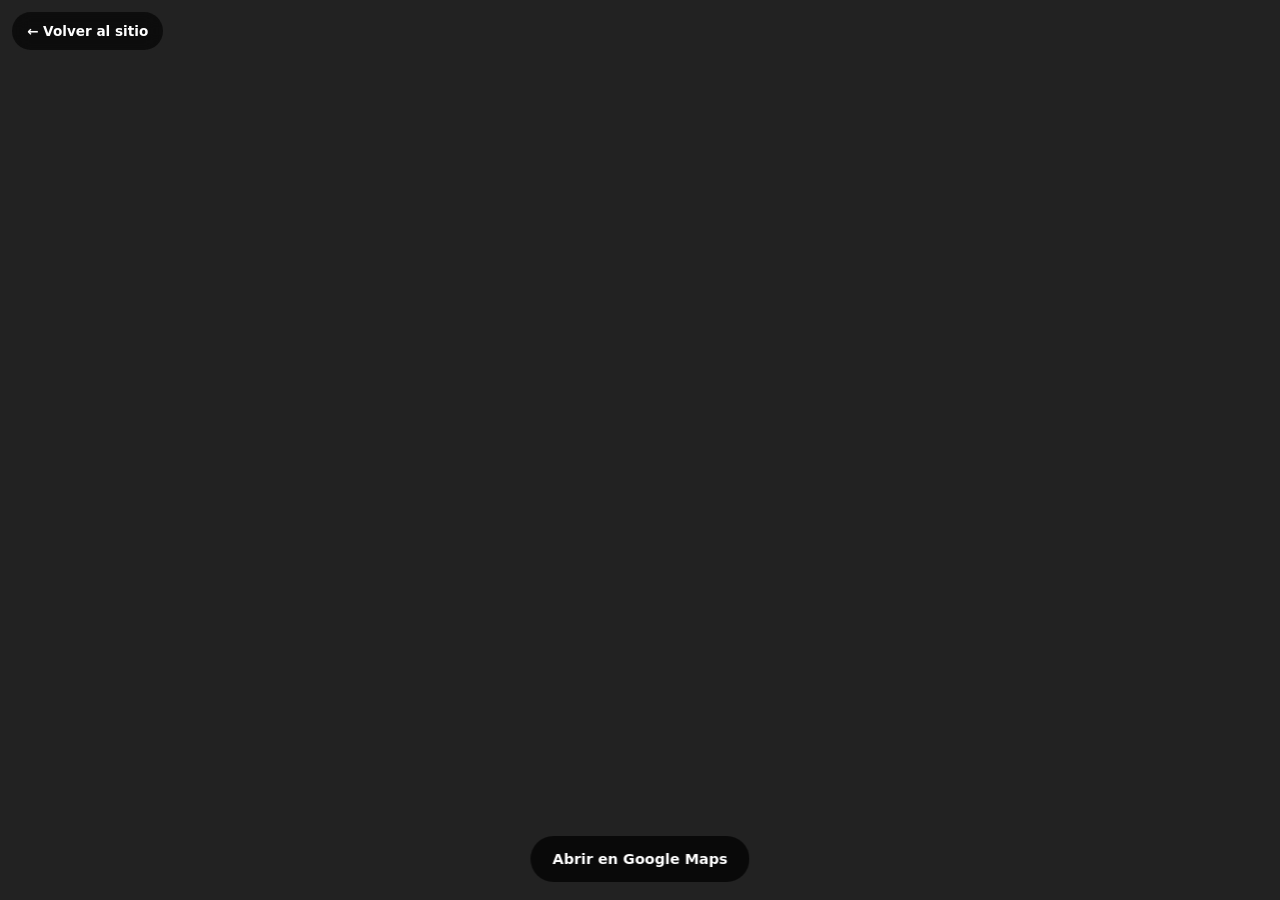
<file: mapa.html>
<!DOCTYPE html>
<html lang="es-AR">
<head>
<meta charset="UTF-8" />
<script src="./tema.js?v=54"></script>
<meta name="viewport" content="width=device-width, initial-scale=1.0, viewport-fit=cover" />
<title>Cómo llegar</title>
<meta name="robots" content="noindex" />
<meta name="theme-color" content="#1e3a19" />
<style>
  :root{--bg:var(--t-1e3a19,#1e3a19);--ac:var(--t-b1c74d,#b1c74d)}
  *{box-sizing:border-box;margin:0;padding:0}
  html,body{height:100%;background:var(--bg);color:#fff;font-family:'Montserrat',system-ui,sans-serif;-webkit-font-smoothing:antialiased}
  .weeb-back{position:fixed;top:calc(12px + env(safe-area-inset-top,0px));left:12px;z-index:200;display:inline-flex;align-items:center;gap:6px;height:38px;padding:0 15px;border-radius:999px;background:rgba(0,0,0,.62);color:#fff;font:600 .85rem 'Montserrat',system-ui,sans-serif;text-decoration:none;white-space:nowrap;-webkit-tap-highlight-color:transparent;backdrop-filter:blur(8px);-webkit-backdrop-filter:blur(8px)}
  .weeb-back:active{transform:scale(.96)}
  #mp{position:fixed;inset:0;width:100%;height:100%;border:0;background:#222}
  .ab{position:fixed;left:50%;bottom:calc(18px + env(safe-area-inset-bottom,0px));transform:translateX(-50%);z-index:200;display:inline-flex;align-items:center;gap:8px;height:46px;padding:0 22px;border-radius:999px;background:rgba(0,0,0,.72);color:#fff;font:700 .9rem 'Montserrat',system-ui,sans-serif;text-decoration:none;white-space:nowrap;backdrop-filter:blur(8px);-webkit-backdrop-filter:blur(8px)}
  .vacio{position:fixed;inset:0;display:none;align-items:center;justify-content:center;text-align:center;padding:24px;font-size:1rem;line-height:1.5}
</style>
</head>
<body>
<a class="weeb-back" href="./">← Volver al sitio</a>
<iframe id="mp" title="Mapa" loading="eager" referrerpolicy="no-referrer-when-downgrade" hidden></iframe>
<a class="ab" id="ab" href="#" target="_blank" rel="noopener" hidden>Abrir en Google Maps</a>
<div class="vacio" id="vacio">Todavía no está cargada la dirección del salón.</div>
<script>
(function(){
var emb=window.parent!==window;
document.querySelector('.weeb-back').addEventListener('click',function(e){if(emb){e.preventDefault();parent.postMessage('weeb-cerrar',location.origin)}});
var T=window.TEMA||{listo:Promise.resolve()};
function pintar(){
  var D=T.datosDemo&&T.datosDemo(),dir=D&&D.dir||(document.documentElement.getAttribute('data-dir')||''),mp=D&&D.maps||'';
  var f=document.getElementById('mp'),ab=document.getElementById('ab');
  if(!dir&&!mp){document.getElementById('vacio').style.display='flex';return}
  if(dir){f.src='https://www.google.com/maps?q='+encodeURIComponent(dir)+'&hl=es&z=16&output=embed';f.hidden=false}
  ab.href=mp||('https://www.google.com/maps/search/?api=1&query='+encodeURIComponent(dir));ab.hidden=false;
  if(!dir)location.replace(ab.href);
}
window.__pintarMapa=pintar;Promise.race([Promise.resolve(T.listo),new Promise(function(r){setTimeout(r,4000)})]).then(pintar,pintar);
})();
</script>
</body>
</html>
</file>
<file: panel/base.css>
/* Weeb Reservas — base visual. Oscuro con vidrio translúcido, paleta tuweeb (violeta + naranja). */
:root{--brand:#e8693a;--brand-ink:#1b0f26;--bg:#1a1026;--card:rgba(255,255,255,.07);--card-solid:#251737;--ink:#fbf9ff;--mute:rgba(251,249,255,.62);--line:rgba(255,255,255,.12);--line2:rgba(255,255,255,.2);--ok:#5ad39a;--warn:#f2b44e;--bad:#ff7d70;--glow:rgba(232,105,58,.38);--r:18px;--rs:14px;--font:"Montserrat",ui-sans-serif,system-ui,-apple-system,"Segoe UI",Roboto,sans-serif}
*{box-sizing:border-box;-webkit-tap-highlight-color:transparent}
html{background:var(--bg);color-scheme:dark}
body{margin:0;min-height:100vh;color:var(--ink);font:15px/1.5 var(--font);-webkit-font-smoothing:antialiased;font-variant-numeric:tabular-nums;background:radial-gradient(120% 55% at 50% -8%,#5b3d85 0%,rgba(91,61,133,0) 62%),radial-gradient(90% 50% at 100% 100%,rgba(232,105,58,.14) 0%,rgba(232,105,58,0) 60%),linear-gradient(#2b1c44,#170e24 70%);background-attachment:fixed}
button,input,select,textarea{font:inherit;color:inherit}
h1,h2,h3{margin:0;line-height:1.2;letter-spacing:-.01em;font-weight:650}
a{color:var(--ink)}
.hide{display:none!important}
.muted{color:var(--mute)}
.small{font-size:.83rem}
:focus-visible{outline:2px solid var(--brand);outline-offset:3px}
.glass{background:var(--card);border:1px solid var(--line);-webkit-backdrop-filter:blur(14px);backdrop-filter:blur(14px)}
.btn{display:inline-flex;align-items:center;justify-content:center;gap:.45rem;border:0;border-radius:var(--rs);padding:.7rem 1.1rem;background:var(--brand);color:var(--brand-ink);font-weight:700;letter-spacing:.01em;cursor:pointer;text-decoration:none;min-height:48px;box-shadow:0 8px 24px -8px var(--glow);transition:transform .15s,opacity .15s}
.btn:hover{transform:translateY(-1px)}.btn:active{transform:scale(.98);opacity:.9}
.btn:disabled{opacity:.4;cursor:default;box-shadow:none;transform:none}
.btn.soft{background:var(--card);color:var(--ink);box-shadow:inset 0 0 0 1px var(--line);-webkit-backdrop-filter:blur(14px);backdrop-filter:blur(14px);font-weight:600}
.btn.line{background:transparent;color:var(--ink);box-shadow:inset 0 0 0 1px var(--line2);font-weight:600}
.btn.bad{background:var(--bad);color:#2a0f0c;box-shadow:none}
.btn.sm{padding:.4rem .9rem;min-height:38px;font-size:.86rem;border-radius:12px}
.btn.block{width:100%}
.icon{border:0;background:transparent;font-size:1.15rem;cursor:pointer;padding:.4rem .6rem;border-radius:12px;color:var(--mute);min-height:40px;min-width:40px}
.icon:hover{background:rgba(255,255,255,.08);color:var(--ink)}
.icon:disabled{opacity:.3;cursor:default}
.card{background:var(--card);border:1px solid var(--line);border-radius:var(--r);padding:1.05rem;-webkit-backdrop-filter:blur(14px);backdrop-filter:blur(14px)}
.field{display:block;margin:0 0 1rem}
.field>span{display:block;font-size:.7rem;color:var(--mute);margin:0 0 .4rem;font-weight:600;letter-spacing:.14em;text-transform:uppercase}
input,select,textarea{width:100%;border:1px solid var(--line2);background:rgba(255,255,255,.06);border-radius:var(--rs);padding:.65rem .85rem;min-height:48px;outline:none;font-size:16px;color:var(--ink)}
input::placeholder,textarea::placeholder{color:rgba(251,249,255,.35)}
select option{background:#251737;color:var(--ink)}
input:focus,select:focus,textarea:focus{border-color:var(--brand);box-shadow:0 0 0 3px rgba(232,105,58,.25)}
input[type=checkbox],input[type=radio]{width:auto;min-height:0;accent-color:var(--brand)}
input[type=color]{padding:.2rem;min-height:48px}
.row{display:flex;gap:.6rem;align-items:center;flex-wrap:wrap}
.grid2{display:grid;grid-template-columns:1fr 1fr;gap:.7rem}
.chip{display:inline-flex;align-items:center;gap:.4rem;padding:.15rem .65rem;border-radius:99px;font-size:.72rem;font-weight:600;letter-spacing:.04em;color:var(--mute);box-shadow:inset 0 0 0 1px var(--line2);white-space:nowrap}
.chip::before{content:"";width:6px;height:6px;border-radius:50%;background:currentColor}
.chip.pendiente{color:var(--warn)}.chip.confirmada{color:var(--ok)}.chip.saldada{color:var(--ink)}.chip.cancelada,.chip.vencida{color:var(--bad)}
.sheet-back{position:fixed;inset:0;background:rgba(10,5,18,.6);-webkit-backdrop-filter:blur(4px);backdrop-filter:blur(4px);display:flex;align-items:flex-end;justify-content:center;opacity:0;transition:opacity .18s;z-index:50}
.sheet-back.open{opacity:1}
.sheet{background:linear-gradient(#2d1d47,#1d1230);border:1px solid var(--line);border-bottom:0;width:100%;max-width:540px;max-height:92vh;border-radius:26px 26px 0 0;display:flex;flex-direction:column;transform:translateY(24px);transition:transform .2s}
.sheet-back.open .sheet{transform:none}
.sheet-head{display:flex;align-items:center;justify-content:space-between;padding:.9rem .8rem .75rem 1.3rem;border-bottom:1px solid var(--line)}
.sheet-head h3{font-size:.8rem;letter-spacing:.18em;text-transform:uppercase}
.sheet-body{overflow:auto;padding:1.1rem 1.3rem 1.6rem;-webkit-overflow-scrolling:touch}
@media(min-width:700px){.sheet-back{align-items:center}.sheet{border-radius:26px;border-bottom:1px solid var(--line);max-height:88vh}}
.toast{position:fixed;left:50%;bottom:92px;transform:translateX(-50%);background:#fbf9ff;color:#1b0f26;padding:.7rem 1.1rem;border-radius:14px;z-index:90;max-width:90vw;font-size:.9rem;font-weight:600;box-shadow:0 10px 30px rgba(0,0,0,.4)}
.toast.err{background:var(--bad);color:#2a0f0c}.toast.ok{background:#fbf9ff;color:#1b0f26}
.firma{text-align:center;color:var(--mute);font-size:.74rem;letter-spacing:.08em;padding:1.8rem 1rem 1rem}
.firma a{color:inherit}
.spin{display:inline-block;width:1em;height:1em;border:2px solid currentColor;border-right-color:transparent;border-radius:50%;animation:g .7s linear infinite}
@keyframes g{to{transform:rotate(360deg)}}
@media(prefers-reduced-motion:reduce){.sheet,.sheet-back,.btn{transition:none}.spin{animation-duration:2s}}

.tw3d{display:block;margin:0 auto;width:46px;height:46px;animation:tw3d 1.6s linear infinite;transform:perspective(260px) rotateY(0deg);filter:drop-shadow(0 6px 10px rgba(0,0,0,.35))}
@keyframes tw3d{to{transform:perspective(260px) rotateY(360deg)}}
@media(prefers-reduced-motion:reduce){.tw3d{animation-duration:4s}}
.link{display:block;text-align:center;margin-top:14px;color:var(--mute);font-size:.85rem;text-decoration:underline;cursor:pointer;background:none;border:0;font-family:inherit}
</file>
<file: panel/panel.css>
html,body{overscroll-behavior-y:none}
body{padding-bottom:calc(84px + env(safe-area-inset-bottom))}
.top{position:sticky;top:0;z-index:20;background:rgba(27,16,41,.62);-webkit-backdrop-filter:blur(16px);backdrop-filter:blur(16px);border-bottom:1px solid var(--line);display:flex;align-items:center;gap:.8rem;padding:.6rem 1rem;padding-top:calc(.6rem + env(safe-area-inset-top))}
.top img{height:32px;max-width:110px;object-fit:contain}
.top .name{font-weight:700;flex:1;min-width:0;overflow:hidden;text-overflow:ellipsis;white-space:nowrap;font-size:.78rem;letter-spacing:.18em;text-transform:uppercase}
.wrap{max-width:900px;margin:0 auto;padding:1.2rem 1rem}
.tabs{position:fixed;bottom:10px;left:10px;right:10px;background:rgba(27,16,41,.7);-webkit-backdrop-filter:blur(18px);backdrop-filter:blur(18px);border:1px solid var(--line2);border-radius:22px;display:flex;justify-content:space-around;padding:.25rem;margin-bottom:env(safe-area-inset-bottom);z-index:30;box-shadow:0 12px 34px rgba(0,0,0,.4)}
.tabs button{flex:1;border:0;background:transparent;color:var(--mute);display:flex;flex-direction:column;align-items:center;gap:3px;font-size:.62rem;letter-spacing:.1em;text-transform:uppercase;font-weight:600;padding:.55rem 0 .45rem;cursor:pointer;position:relative;border-radius:16px}
.tabs button svg{width:22px;height:22px;stroke-width:1.5}
.tabs button.on{color:var(--ink);background:rgba(255,255,255,.1)}
.tabs button.on svg{color:var(--brand)}
@media(min-width:900px){body{padding-bottom:0;padding-left:230px}.tabs{top:0;bottom:0;left:0;right:auto;margin:0;width:230px;height:100vh;flex-direction:column;justify-content:flex-start;gap:.2rem;padding:4.8rem .8rem;border-radius:0;border:0;border-right:1px solid var(--line);box-shadow:none}.tabs button{flex:none;flex-direction:row;font-size:.74rem;padding:.8rem .9rem;gap:.8rem;justify-content:flex-start}.top{margin-left:-230px;padding-left:calc(230px + 1rem)}}
.login{max-width:380px;margin:0 auto;padding:12vh 1.4rem 2rem}
.login img{max-height:84px;max-width:220px;margin-bottom:1.8rem;display:block;object-fit:contain}
.login h1{font-size:1.5rem;margin-bottom:.4rem}
.login .sub{color:var(--mute);margin:0 0 1.8rem}
.bar{display:flex;align-items:center;justify-content:space-between;gap:.6rem;margin-bottom:1.1rem;flex-wrap:wrap}
.bar h2{font-size:.82rem;letter-spacing:.2em;text-transform:uppercase}
.fab{position:fixed;right:1.1rem;bottom:calc(98px + env(safe-area-inset-bottom));width:56px;height:56px;border-radius:18px;border:0;background:var(--brand);color:var(--brand-ink);font-size:1.8rem;font-weight:300;line-height:1;box-shadow:0 10px 28px -6px var(--glow);cursor:pointer;z-index:25}
@media(min-width:900px){.fab{position:sticky;bottom:1.5rem;right:auto;display:flex;align-items:center;justify-content:center;margin:1.2rem 0 0 auto}}
@media(max-width:899px){.wrap{padding-bottom:calc(1.2rem + 76px)}}
.cal{display:grid;grid-template-columns:repeat(7,1fr);gap:0;border:1px solid var(--line);border-radius:var(--r);overflow:hidden;background:var(--card);-webkit-backdrop-filter:blur(14px);backdrop-filter:blur(14px)}
.cal .dow{text-align:center;font-size:.64rem;letter-spacing:.14em;text-transform:uppercase;color:var(--mute);font-weight:600;padding:.65rem 0;border-bottom:1px solid var(--line)}
.cal .day{border:0;border-right:1px solid var(--line);border-bottom:1px solid var(--line);background:transparent;min-height:68px;padding:.45rem .2rem;display:flex;flex-direction:column;align-items:center;gap:6px;cursor:pointer;margin:0 -1px -1px 0;border-radius:0;color:var(--ink)}
.cal .day:hover{background:rgba(255,255,255,.07)}
.cal .day.off{cursor:default;background:rgba(0,0,0,.14)}.cal .day.off:hover{background:rgba(0,0,0,.14)}
.cal .day b{font-size:.88rem;font-weight:600;width:28px;height:28px;display:inline-flex;align-items:center;justify-content:center;border-radius:50%}
.cal .day.hoy b{background:var(--brand);color:var(--brand-ink);box-shadow:0 0 14px var(--glow)}
.cal .day.past{color:var(--mute)}.cal .day.past .dots{opacity:.45}
.dots{display:flex;gap:3px;flex-wrap:wrap;justify-content:center;max-width:52px}
.dot{width:8px;height:8px;border-radius:50%;box-sizing:border-box;border:1.5px solid var(--line2)}
.dot.ocup{background:var(--brand);border-color:var(--brand);box-shadow:0 0 6px var(--glow)}.dot.pend{background:var(--warn);border-color:var(--warn)}.dot.bloq{background:var(--mute);border-color:var(--mute)}
.legend{display:flex;gap:1rem;flex-wrap:wrap;margin:1rem 0;font-size:.74rem;color:var(--mute);letter-spacing:.04em}.legend span{display:flex;align-items:center;gap:.4rem}
.list{display:flex;flex-direction:column;gap:.55rem}
.item{display:flex;gap:.9rem;align-items:center;background:var(--card);-webkit-backdrop-filter:blur(14px);backdrop-filter:blur(14px);border-radius:16px;padding:.85rem 1rem;border:1px solid var(--line);cursor:pointer;text-align:left;width:100%;color:var(--ink)}
button.item:hover{border-color:var(--line2);background:rgba(255,255,255,.1)}
.item .when{min-width:62px;text-align:left;font-weight:700;line-height:1.2}.item .when small{display:block;font-weight:500;color:var(--mute);font-size:.72rem;letter-spacing:.04em}
.item .main{flex:1;min-width:0}.item .main b{display:block;overflow:hidden;text-overflow:ellipsis;white-space:nowrap;font-weight:650}
.item.static{cursor:default}
.list>.empty{border:0}
.seg{display:flex;gap:.45rem;overflow-x:auto;padding-bottom:.5rem;margin-bottom:.7rem}
.seg button{border:1px solid var(--line2);background:transparent;color:var(--mute);border-radius:99px;padding:.45rem .95rem;font-weight:600;font-size:.82rem;white-space:nowrap;cursor:pointer}
.seg button.on{background:var(--brand);color:var(--brand-ink);border-color:transparent;box-shadow:0 0 16px -2px var(--glow)}
.stats{display:grid;grid-template-columns:repeat(auto-fit,minmax(150px,1fr));gap:.6rem;margin-bottom:1.1rem}
.stats .card{padding:.95rem 1.05rem}
.stat b{display:block;font-size:1.35rem;font-weight:700;letter-spacing:-.02em}.stat span{font-size:.68rem;letter-spacing:.14em;text-transform:uppercase;color:var(--mute)}
.pos{color:var(--ok)}.neg{color:var(--bad)}
[hidden]{display:none!important}
.money{display:grid;grid-template-columns:repeat(var(--n,4),1fr);border:1px solid var(--line);background:rgba(255,255,255,.05);border-radius:var(--rs);margin:.9rem 0 .7rem;overflow:hidden}
.money div{padding:.65rem .3rem;text-align:center;border-right:1px solid var(--line)}.money div:last-child{border-right:0}
.money b{display:block;font-size:.95rem;font-weight:700}.money span{font-size:.62rem;letter-spacing:.1em;text-transform:uppercase;color:var(--mute)}
.progress{height:4px;border-radius:99px;background:var(--line);overflow:hidden;margin-bottom:1rem}.progress i{display:block;height:100%;background:var(--ok);box-shadow:0 0 10px rgba(90,211,154,.5)}
.kv{display:grid;grid-template-columns:92px 1fr;gap:.4rem .8rem;font-size:.92rem;margin:.9rem 0}.kv dt{color:var(--mute);font-size:.7rem;letter-spacing:.12em;text-transform:uppercase;padding-top:.15rem}.kv dd{margin:0;overflow-wrap:anywhere}
.days{display:flex;gap:.4rem;flex-wrap:wrap}.days label{display:flex;align-items:center;gap:.35rem;border:1px solid var(--line2);border-radius:12px;padding:.45rem .7rem;cursor:pointer;font-size:.9rem}
.days label:has(input:checked){background:var(--brand);color:var(--brand-ink);border-color:transparent;font-weight:700}
.slotbtns{display:flex;gap:.45rem;flex-wrap:wrap;margin:.35rem 0 1rem}
.slotbtns button{border:1px solid var(--line2);background:rgba(255,255,255,.06);border-radius:12px;padding:.55rem .85rem;cursor:pointer;font-weight:600;color:var(--ink)}.slotbtns button.on{background:var(--brand);color:var(--brand-ink);border-color:transparent;box-shadow:0 0 16px -2px var(--glow)}
h3.sec{font-size:.74rem;letter-spacing:.2em;text-transform:uppercase;color:var(--mute);font-weight:600;margin:1.7rem 0 .75rem}
.empty{text-align:center;color:var(--mute);padding:2rem 1rem}
.weeb-back{position:fixed;top:calc(12px + env(safe-area-inset-top,0px));left:12px;z-index:25;display:inline-flex;align-items:center;gap:6px;height:38px;padding:0 15px;border:0;border-radius:999px;background:rgba(18,12,28,.72);-webkit-backdrop-filter:blur(14px);backdrop-filter:blur(14px);color:#fff;font:600 .85rem 'Montserrat',system-ui,sans-serif;text-decoration:none;cursor:pointer;white-space:nowrap;-webkit-tap-highlight-color:transparent}
.weeb-back:active{transform:scale(.96)}
.back-sp{width:150px;flex:none;height:38px}
.top .name{text-align:right}
.comp{display:flex;gap:.8rem;align-items:center;padding:.6rem;border-radius:var(--rs,12px);background:rgba(255,255,255,.06);box-shadow:inset 0 0 0 1px rgba(255,255,255,.1);color:inherit;text-decoration:none}
.comp img,.comp .pdf{width:76px;height:76px;object-fit:cover;border-radius:10px;flex:none;background:rgba(255,255,255,.08)}
.comp .pdf{display:grid;place-items:center;font-weight:800;letter-spacing:.06em;color:#e8693a}
.comp .main{display:flex;flex-direction:column;gap:.15rem;min-width:0}.comp .main b{overflow-wrap:anywhere}

/* desplegables de «Planes» y galería de fotos */
.acc{border:1px solid var(--line);border-radius:var(--r);background:var(--card);margin:0 0 .7rem;overflow:hidden}
.acc>summary{list-style:none;display:flex;align-items:center;justify-content:space-between;gap:.8rem;padding:.95rem 1.05rem;cursor:pointer;-webkit-tap-highlight-color:transparent}
.acc>summary::-webkit-details-marker{display:none}
.acc>summary b{font-size:.98rem}
.acc>summary span{margin-left:auto;text-align:right}
.acc>summary:after{content:'+';font-size:1.3rem;font-weight:300;line-height:1;color:var(--mute);flex:none;width:1.2rem;text-align:center}
.acc[open]>summary:after{content:'–'}
.acc[open]>summary{border-bottom:1px solid var(--line)}
.acc-body{padding:.9rem 1rem 1rem}
.ggrid{display:grid;grid-template-columns:repeat(auto-fill,minmax(104px,1fr));gap:.55rem}
.gth{position:relative;padding:0;border:1px solid var(--line);border-radius:14px;overflow:hidden;background:rgba(255,255,255,.06);cursor:pointer;aspect-ratio:1;display:block;color:inherit;font:inherit}
.gth img{width:100%;height:100%;object-fit:cover;display:block}
.gth .gt{position:absolute;left:0;right:0;bottom:0;padding:1.2rem .5rem .4rem;font-size:.72rem;font-weight:600;text-align:left;background:linear-gradient(transparent,rgba(0,0,0,.72));white-space:nowrap;overflow:hidden;text-overflow:ellipsis}
.gth.off{opacity:.55}
.gth .chip{position:absolute;top:.35rem;right:.35rem}
</file>
<file: panel/tema.css>
/* Planeta Niños — tema verde: fondo verde oscuro, destacados verde claro + blanco */
:root{--brand:var(--t-b1c74d,#b1c74d);--brand-ink:var(--t-1e3a19,#1e3a19);--bg:var(--t-406c38,#406c38);--card:rgba(255,255,255,.11);--card-solid:var(--t-356030,#356030);--ink:#ffffff;--mute:rgba(255,255,255,.74);--line:rgba(255,255,255,.17);--line2:rgba(255,255,255,.28);--ok:var(--t-8be3ae,#8be3ae);--warn:#f4cf6a;--bad:#ff9186;--glow:rgba(var(--t-b1c74d-rgb,177,199,77),.36)}
html{background:var(--t-355c2e,#355c2e)}
body{display:flow-root;min-height:100vh;min-height:100dvh}
body{background:linear-gradient(var(--t-406c38,#406c38),var(--t-2f5429,#2f5429))!important;background-attachment:scroll!important;-webkit-overflow-scrolling:touch;overscroll-behavior-y:contain}
body::before{content:"";position:fixed;inset:0;z-index:-1;pointer-events:none;background:radial-gradient(120% 50% at 50% -10%,rgba(var(--t-b1c74d-rgb,177,199,77),.24),rgba(var(--t-b1c74d-rgb,177,199,77),0) 62%),radial-gradient(80% 40% at 100% 100%,rgba(255,255,255,.06),rgba(255,255,255,0) 60%);transform:translateZ(0)}
/* scroll liviano: sin desenfoques costosos sobre listas largas */
.glass,.card,.cal,.slot,.item,.resumen,.cal button.libre,.btn.soft,.sheet-back,.top,.tabs{-webkit-backdrop-filter:none!important;backdrop-filter:none!important}
.card,.item,.slot,.resumen{background:rgba(255,255,255,.12)}
.cal button.libre{background:rgba(255,255,255,.13)}
.top{background:rgba(var(--t-305629-rgb,48,86,41),.96)}
.tabs{background:rgba(var(--t-2c5026-rgb,44,80,38),.97)}
.sheet-back{background:rgba(var(--t-0e200b-rgb,14,32,11),.6)}
.sheet{background:linear-gradient(var(--t-477a3d,#477a3d),var(--t-386230,#386230));will-change:transform}
.sheet-body{overscroll-behavior:contain}
select option{background:var(--t-386230,#386230)}
input:focus,select:focus,textarea:focus{box-shadow:0 0 0 3px rgba(var(--t-b1c74d-rgb,177,199,77),.3)}
.toast{background:#fff;color:var(--t-1e3a19,#1e3a19)}.toast.ok{background:#fff;color:var(--t-1e3a19,#1e3a19)}
.btn.bad{color:#3a0f0a}
.weeb-back{background:rgba(var(--t-1e3a19-rgb,30,58,25),.82)!important;-webkit-backdrop-filter:none!important;backdrop-filter:none!important}
.cal .day.off,.cal .day.off:hover{background:rgba(0,0,0,.16)}
/* carga suave: el marciano flota */
.tw3d{content:url(../assets/models/planetaninos-marciano.png);width:84px;height:auto;animation:flota 2.4s ease-in-out infinite;transform:none}
@keyframes flota{0%,100%{transform:translateY(0) scale(1)}50%{transform:translateY(-7px)}}
@media(prefers-reduced-motion:reduce){.tw3d{animation:none}}
#app>*,.page>*,.wrap>*{animation:tfade .35s ease-out both}
@keyframes tfade{from{opacity:0;transform:translateY(6px)}to{opacity:1;transform:none}}
@media(prefers-reduced-motion:reduce){#app>*,.page>*,.wrap>*{animation:none}}
.btn,.slot,.item,.cal button,.days label,.seg button,.slotbtns button{transition:background-color .25s,border-color .25s,box-shadow .25s,transform .2s,opacity .2s}
/* botones de opción propios (antes se veían violeta del navegador) */
input[type=radio],input[type=checkbox]{-webkit-appearance:none;appearance:none;width:22px;height:22px;min-width:22px;min-height:22px;padding:0;flex:none;margin:0;border:2px solid rgba(255,255,255,.6);background:transparent;display:inline-grid;place-content:center;cursor:pointer;transition:border-color .2s,background-color .2s}
input[type=radio]{border-radius:50%}input[type=checkbox]{border-radius:7px}
input[type=radio]::after{content:"";width:10px;height:10px;border-radius:50%;background:var(--brand-ink);transform:scale(0);transition:transform .18s}
input[type=checkbox]::after{content:"";width:10px;height:6px;border:solid var(--brand-ink);border-width:0 0 2.5px 2.5px;transform:rotate(-45deg) scale(0);margin-top:-2px;transition:transform .18s}
input[type=radio]:checked,input[type=checkbox]:checked{background:var(--brand);border-color:var(--brand)}
input[type=radio]:checked::after{transform:scale(1)}input[type=checkbox]:checked::after{transform:rotate(-45deg) scale(1)}
input[type=radio]:focus-visible,input[type=checkbox]:focus-visible{outline:2px solid #fff;outline-offset:2px}
</file>
<file: reservar/base.css>
/* Weeb Reservas — base visual. Oscuro con vidrio translúcido, paleta tuweeb (violeta + naranja). */
:root{--brand:#e8693a;--brand-ink:#1b0f26;--bg:#1a1026;--card:rgba(255,255,255,.07);--card-solid:#251737;--ink:#fbf9ff;--mute:rgba(251,249,255,.62);--line:rgba(255,255,255,.12);--line2:rgba(255,255,255,.2);--ok:#5ad39a;--warn:#f2b44e;--bad:#ff7d70;--glow:rgba(232,105,58,.38);--r:18px;--rs:14px;--font:"Montserrat",ui-sans-serif,system-ui,-apple-system,"Segoe UI",Roboto,sans-serif}
*{box-sizing:border-box;-webkit-tap-highlight-color:transparent}
html{background:var(--bg);color-scheme:dark}
body{margin:0;min-height:100vh;color:var(--ink);font:15px/1.5 var(--font);-webkit-font-smoothing:antialiased;font-variant-numeric:tabular-nums;background:radial-gradient(120% 55% at 50% -8%,#5b3d85 0%,rgba(91,61,133,0) 62%),radial-gradient(90% 50% at 100% 100%,rgba(232,105,58,.14) 0%,rgba(232,105,58,0) 60%),linear-gradient(#2b1c44,#170e24 70%);background-attachment:fixed}
button,input,select,textarea{font:inherit;color:inherit}
h1,h2,h3{margin:0;line-height:1.2;letter-spacing:-.01em;font-weight:650}
a{color:var(--ink)}
.hide{display:none!important}
.muted{color:var(--mute)}
.small{font-size:.83rem}
:focus-visible{outline:2px solid var(--brand);outline-offset:3px}
.glass{background:var(--card);border:1px solid var(--line);-webkit-backdrop-filter:blur(14px);backdrop-filter:blur(14px)}
.btn{display:inline-flex;align-items:center;justify-content:center;gap:.45rem;border:0;border-radius:var(--rs);padding:.7rem 1.1rem;background:var(--brand);color:var(--brand-ink);font-weight:700;letter-spacing:.01em;cursor:pointer;text-decoration:none;min-height:48px;box-shadow:0 8px 24px -8px var(--glow);transition:transform .15s,opacity .15s}
.btn:hover{transform:translateY(-1px)}.btn:active{transform:scale(.98);opacity:.9}
.btn:disabled{opacity:.4;cursor:default;box-shadow:none;transform:none}
.btn.soft{background:var(--card);color:var(--ink);box-shadow:inset 0 0 0 1px var(--line);-webkit-backdrop-filter:blur(14px);backdrop-filter:blur(14px);font-weight:600}
.btn.line{background:transparent;color:var(--ink);box-shadow:inset 0 0 0 1px var(--line2);font-weight:600}
.btn.bad{background:var(--bad);color:#2a0f0c;box-shadow:none}
.btn.sm{padding:.4rem .9rem;min-height:38px;font-size:.86rem;border-radius:12px}
.btn.block{width:100%}
.icon{border:0;background:transparent;font-size:1.15rem;cursor:pointer;padding:.4rem .6rem;border-radius:12px;color:var(--mute);min-height:40px;min-width:40px}
.icon:hover{background:rgba(255,255,255,.08);color:var(--ink)}
.icon:disabled{opacity:.3;cursor:default}
.card{background:var(--card);border:1px solid var(--line);border-radius:var(--r);padding:1.05rem;-webkit-backdrop-filter:blur(14px);backdrop-filter:blur(14px)}
.field{display:block;margin:0 0 1rem}
.field>span{display:block;font-size:.7rem;color:var(--mute);margin:0 0 .4rem;font-weight:600;letter-spacing:.14em;text-transform:uppercase}
input,select,textarea{width:100%;border:1px solid var(--line2);background:rgba(255,255,255,.06);border-radius:var(--rs);padding:.65rem .85rem;min-height:48px;outline:none;font-size:16px;color:var(--ink)}
input::placeholder,textarea::placeholder{color:rgba(251,249,255,.35)}
select option{background:#251737;color:var(--ink)}
input:focus,select:focus,textarea:focus{border-color:var(--brand);box-shadow:0 0 0 3px rgba(232,105,58,.25)}
input[type=checkbox],input[type=radio]{width:auto;min-height:0;accent-color:var(--brand)}
input[type=color]{padding:.2rem;min-height:48px}
.row{display:flex;gap:.6rem;align-items:center;flex-wrap:wrap}
.grid2{display:grid;grid-template-columns:1fr 1fr;gap:.7rem}
.chip{display:inline-flex;align-items:center;gap:.4rem;padding:.15rem .65rem;border-radius:99px;font-size:.72rem;font-weight:600;letter-spacing:.04em;color:var(--mute);box-shadow:inset 0 0 0 1px var(--line2);white-space:nowrap}
.chip::before{content:"";width:6px;height:6px;border-radius:50%;background:currentColor}
.chip.pendiente{color:var(--warn)}.chip.confirmada{color:var(--ok)}.chip.saldada{color:var(--ink)}.chip.cancelada,.chip.vencida{color:var(--bad)}
.sheet-back{position:fixed;inset:0;background:rgba(10,5,18,.6);-webkit-backdrop-filter:blur(4px);backdrop-filter:blur(4px);display:flex;align-items:flex-end;justify-content:center;opacity:0;transition:opacity .18s;z-index:50}
.sheet-back.open{opacity:1}
.sheet{background:linear-gradient(#2d1d47,#1d1230);border:1px solid var(--line);border-bottom:0;width:100%;max-width:540px;max-height:92vh;border-radius:26px 26px 0 0;display:flex;flex-direction:column;transform:translateY(24px);transition:transform .2s}
.sheet-back.open .sheet{transform:none}
.sheet-head{display:flex;align-items:center;justify-content:space-between;padding:.9rem .8rem .75rem 1.3rem;border-bottom:1px solid var(--line)}
.sheet-head h3{font-size:.8rem;letter-spacing:.18em;text-transform:uppercase}
.sheet-body{overflow:auto;padding:1.1rem 1.3rem 1.6rem;-webkit-overflow-scrolling:touch}
@media(min-width:700px){.sheet-back{align-items:center}.sheet{border-radius:26px;border-bottom:1px solid var(--line);max-height:88vh}}
.toast{position:fixed;left:50%;bottom:92px;transform:translateX(-50%);background:#fbf9ff;color:#1b0f26;padding:.7rem 1.1rem;border-radius:14px;z-index:90;max-width:90vw;font-size:.9rem;font-weight:600;box-shadow:0 10px 30px rgba(0,0,0,.4)}
.toast.err{background:var(--bad);color:#2a0f0c}.toast.ok{background:#fbf9ff;color:#1b0f26}
.firma{text-align:center;color:var(--mute);font-size:.74rem;letter-spacing:.08em;padding:1.8rem 1rem 1rem}
.firma a{color:inherit}
.spin{display:inline-block;width:1em;height:1em;border:2px solid currentColor;border-right-color:transparent;border-radius:50%;animation:g .7s linear infinite}
@keyframes g{to{transform:rotate(360deg)}}
@media(prefers-reduced-motion:reduce){.sheet,.sheet-back,.btn{transition:none}.spin{animation-duration:2s}}

.tw3d{display:block;margin:0 auto;width:46px;height:46px;animation:tw3d 1.6s linear infinite;transform:perspective(260px) rotateY(0deg);filter:drop-shadow(0 6px 10px rgba(0,0,0,.35))}
@keyframes tw3d{to{transform:perspective(260px) rotateY(360deg)}}
@media(prefers-reduced-motion:reduce){.tw3d{animation-duration:4s}}
.link{display:block;text-align:center;margin-top:14px;color:var(--mute);font-size:.85rem;text-decoration:underline;cursor:pointer;background:none;border:0;font-family:inherit}
</file>
<file: reservar/reservar.css>
.page{max-width:520px;margin:0 auto;padding:1rem 1.1rem 2rem}
.back{margin-top:.2rem}
.head{padding:1.4rem 0 .2rem;display:flex;flex-direction:column;align-items:flex-start}
.head img{max-height:68px;max-width:200px;margin-bottom:1rem;display:block;object-fit:contain}
.head h1{font-size:1.55rem}
.acts{display:flex;gap:.5rem;flex-wrap:wrap;margin:1rem 0 1.2rem}
.steps{display:flex;gap:6px;margin:0 0 1.4rem}
.steps i{flex:1;height:3px;border-radius:3px;background:var(--line2);transition:background .3s,box-shadow .3s}
.steps i.on{background:var(--brand);box-shadow:0 0 10px var(--glow)}
h2.t{font-size:.74rem;letter-spacing:.2em;text-transform:uppercase;color:var(--mute);font-weight:600;margin:1.7rem 0 .9rem}
.nav{display:flex;align-items:center;justify-content:space-between;margin-bottom:.8rem}
.nav h3{text-transform:uppercase;letter-spacing:.16em;font-size:.82rem}
.cal{display:grid;grid-template-columns:repeat(7,1fr);gap:6px}
.cal .dow{text-align:center;font-size:.66rem;letter-spacing:.14em;text-transform:uppercase;color:var(--mute);font-weight:600;padding-bottom:.35rem}
.cal button,.cal .off{aspect-ratio:1;min-height:42px;border-radius:14px;border:1px solid transparent;background:transparent;font-weight:600;cursor:pointer;color:var(--ink);font-size:.98rem;padding:0}
.cal .off{cursor:default}
.cal button.libre{background:rgba(255,255,255,.07);border-color:var(--line2);}
.cal button.libre:hover{border-color:var(--brand)}
.cal button.lleno{color:var(--mute);text-decoration:line-through;font-weight:500;opacity:.55}
.cal button.sel,.cal button.sel:hover{background:var(--brand);color:var(--brand-ink);border-color:transparent;box-shadow:0 0 22px var(--glow);text-decoration:none;opacity:1}
.cal button:disabled{color:var(--mute);opacity:.3;cursor:default;background:transparent;border-color:transparent;font-weight:500}
.slots{display:flex;flex-direction:column;gap:.6rem}
.slot{display:flex;align-items:center;justify-content:space-between;gap:.8rem;text-align:left;border:1px solid var(--line2);width:100%;background:rgba(255,255,255,.07);padding:1rem 1.1rem;border-radius:16px;cursor:pointer;color:var(--ink)}
button.slot:hover,button.slot:focus-visible{border-color:var(--brand);box-shadow:0 0 18px -4px var(--glow)}
.slot b{font-size:1.02rem;display:block;font-weight:650;letter-spacing:.02em}
.slot .p{text-align:right;font-weight:700}
.slot.off{cursor:default;background:rgba(255,255,255,.03);border-color:var(--line)}.slot.off>div:first-child{opacity:.5}.slot.off b{text-decoration:line-through}
.resumen{border:1px solid var(--line2);background:rgba(255,255,255,.07);-webkit-backdrop-filter:blur(14px);backdrop-filter:blur(14px);border-radius:var(--r);padding:1rem 1.1rem;margin-bottom:1.3rem}
.resumen b{display:block;font-weight:650}
.pay{display:flex;flex-direction:column;gap:.55rem;margin-bottom:1.2rem}
.pay label{display:flex;gap:.75rem;align-items:center;border:1px solid var(--line2);border-radius:var(--rs);padding:.85rem 1rem;cursor:pointer;background:rgba(255,255,255,.06)}
.pay label:has(input:checked){border-color:var(--brand);box-shadow:0 0 18px -4px var(--glow)}
.hp{position:absolute;left:-9999px;width:1px;height:1px;opacity:0}
.big{padding:1.4rem 0 .6rem}
.big .ico{width:52px;height:52px;border-radius:16px;display:inline-flex;align-items:center;justify-content:center;font-size:1.5rem;background:rgba(90,211,154,.14);color:var(--ok);margin-bottom:1rem;box-shadow:inset 0 0 0 1px rgba(90,211,154,.35)}
.big .ico.w{background:rgba(242,180,78,.14);color:var(--warn);box-shadow:inset 0 0 0 1px rgba(242,180,78,.35)}.big .ico.b{background:rgba(255,125,112,.14);color:var(--bad);box-shadow:inset 0 0 0 1px rgba(255,125,112,.35)}
.big h2{font-size:1.5rem;margin-bottom:.4rem}.big p{margin:.2rem 0}
.copy{display:flex;justify-content:space-between;align-items:center;gap:.5rem;padding:.7rem 0;border-bottom:1px solid var(--line)}
.copy:last-child{border-bottom:0}.copy span{color:var(--mute);font-size:.68rem;letter-spacing:.14em;text-transform:uppercase;display:block}.copy b{overflow-wrap:anywhere;font-weight:600}
.err{background:rgba(255,125,112,.12);color:var(--bad);padding:.75rem .95rem;border-radius:var(--rs);margin:.7rem 0;font-weight:600;font-size:.92rem;box-shadow:inset 0 0 0 1px rgba(255,125,112,.3)}
[hidden]{display:none!important}
@keyframes shk{20%,60%{transform:translateX(-5px)}40%,80%{transform:translateX(5px)}}.shake{animation:shk .35s}
.weeb-back{position:fixed;top:calc(12px + env(safe-area-inset-top,0px));left:12px;z-index:200;display:inline-flex;align-items:center;gap:6px;height:38px;padding:0 15px;border:0;border-radius:999px;background:rgba(18,12,28,.72);-webkit-backdrop-filter:blur(14px);backdrop-filter:blur(14px);color:#fff;font:600 .85rem 'Montserrat',system-ui,sans-serif;text-decoration:none;cursor:pointer;white-space:nowrap;-webkit-tap-highlight-color:transparent}
.weeb-back:active{transform:scale(.96)}

.codebox{display:flex;flex-direction:column;align-items:center;gap:.3rem;text-align:center;margin:.8rem 0}.codebox b{font-size:2.1rem;letter-spacing:.32em;padding-left:.32em;font-weight:800}
.kv{display:grid;grid-template-columns:auto 1fr;gap:.55rem 1rem;margin:0}.kv dt{color:var(--mute);font-size:.8rem}.kv dd{margin:0;font-weight:600;text-align:right;overflow-wrap:anywhere}.kv dd.deb{color:var(--warn)}.kv dd.ok{color:var(--ok)}
.codein{width:100%;text-align:center;text-transform:uppercase;letter-spacing:.3em;font-size:1.6rem;font-weight:800;padding:.8rem .5rem}
.slot.sc{border-left:7px solid var(--sc);background:linear-gradient(90deg,color-mix(in srgb,var(--sc) 16%,transparent),rgba(255,255,255,.06) 55%)}
.slot.sc.off{background:rgba(255,255,255,.03);border-left-color:color-mix(in srgb,var(--sc) 40%,transparent)}
.ley{list-style:none;margin:.7rem 0 .9rem;padding:.65rem .8rem;display:flex;flex-wrap:wrap;gap:.4rem .9rem;border:1px solid var(--line2,rgba(255,255,255,.2));border-radius:14px;background:rgba(255,255,255,.05);font-size:.8rem;font-weight:600}
.ley li{display:flex;align-items:center;gap:.45rem}.ley i{width:12px;height:12px;border-radius:50%;background:var(--sc);flex:none;box-shadow:0 0 8px var(--sc)}

/* calendario: meses con nombre y botón de volver al paso anterior arriba */
button,.cal button{touch-action:manipulation;-webkit-tap-highlight-color:transparent}
.nav{display:grid;grid-template-columns:1fr auto 1fr;align-items:center;gap:.4rem}
.nav h3{text-align:center;margin:0}
.nav .mes,.atras{display:inline-flex;align-items:center;gap:.35rem;min-height:44px;padding:0 .95rem;border-radius:999px;border:1.5px solid var(--line2);background:rgba(255,255,255,.1);color:var(--ink);font-family:inherit;font-weight:700;font-size:.86rem;cursor:pointer}
.nav .mes:first-child{justify-self:start}.nav .mes:last-child{justify-self:end}
.nav .mes:active,.atras:active{transform:scale(.96)}
.nav .ar,.atras .ar{font-size:1.5rem;line-height:1;margin-top:-2px}
.atras{margin:.2rem 0 .9rem}
</file>
<file: reservar/tema.css>
/* Planeta Niños — tema verde: fondo verde oscuro, destacados verde claro + blanco */
:root{--brand:var(--t-b1c74d,#b1c74d);--brand-ink:var(--t-1e3a19,#1e3a19);--bg:var(--t-406c38,#406c38);--card:rgba(255,255,255,.11);--card-solid:var(--t-356030,#356030);--ink:#ffffff;--mute:rgba(255,255,255,.74);--line:rgba(255,255,255,.17);--line2:rgba(255,255,255,.28);--ok:var(--t-8be3ae,#8be3ae);--warn:#f4cf6a;--bad:#ff9186;--glow:rgba(var(--t-b1c74d-rgb,177,199,77),.36)}
html{background:var(--t-355c2e,#355c2e)}
body{display:flow-root;min-height:100vh;min-height:100dvh}
body{background:linear-gradient(var(--t-406c38,#406c38),var(--t-2f5429,#2f5429))!important;background-attachment:scroll!important;-webkit-overflow-scrolling:touch;overscroll-behavior-y:contain}
body::before{content:"";position:fixed;inset:0;z-index:-1;pointer-events:none;background:radial-gradient(120% 50% at 50% -10%,rgba(var(--t-b1c74d-rgb,177,199,77),.24),rgba(var(--t-b1c74d-rgb,177,199,77),0) 62%),radial-gradient(80% 40% at 100% 100%,rgba(255,255,255,.06),rgba(255,255,255,0) 60%);transform:translateZ(0)}
/* scroll liviano: sin desenfoques costosos sobre listas largas */
.glass,.card,.cal,.slot,.item,.resumen,.cal button.libre,.btn.soft,.sheet-back,.top,.tabs{-webkit-backdrop-filter:none!important;backdrop-filter:none!important}
.card,.item,.slot,.resumen{background:rgba(255,255,255,.12)}
.cal button.libre{background:rgba(255,255,255,.13)}
.top{background:rgba(var(--t-305629-rgb,48,86,41),.96)}
.tabs{background:rgba(var(--t-2c5026-rgb,44,80,38),.97)}
.sheet-back{background:rgba(var(--t-0e200b-rgb,14,32,11),.6)}
.sheet{background:linear-gradient(var(--t-477a3d,#477a3d),var(--t-386230,#386230));will-change:transform}
.sheet-body{overscroll-behavior:contain}
select option{background:var(--t-386230,#386230)}
input:focus,select:focus,textarea:focus{box-shadow:0 0 0 3px rgba(var(--t-b1c74d-rgb,177,199,77),.3)}
.toast{background:#fff;color:var(--t-1e3a19,#1e3a19)}.toast.ok{background:#fff;color:var(--t-1e3a19,#1e3a19)}
.btn.bad{color:#3a0f0a}
.weeb-back{background:rgba(var(--t-1e3a19-rgb,30,58,25),.82)!important;-webkit-backdrop-filter:none!important;backdrop-filter:none!important}
.cal .day.off,.cal .day.off:hover{background:rgba(0,0,0,.16)}
/* carga suave: el marciano flota */
.tw3d{content:url(../assets/models/planetaninos-marciano.png);width:84px;height:auto;animation:flota 2.4s ease-in-out infinite;transform:none}
@keyframes flota{0%,100%{transform:translateY(0) scale(1)}50%{transform:translateY(-7px)}}
@media(prefers-reduced-motion:reduce){.tw3d{animation:none}}
#app>*,.page>*,.wrap>*{animation:tfade .35s ease-out both}
@keyframes tfade{from{opacity:0;transform:translateY(6px)}to{opacity:1;transform:none}}
@media(prefers-reduced-motion:reduce){#app>*,.page>*,.wrap>*{animation:none}}
.btn,.slot,.item,.cal button,.days label,.seg button,.slotbtns button{transition:background-color .25s,border-color .25s,box-shadow .25s,transform .2s,opacity .2s}
/* botones de opción propios (antes se veían violeta del navegador) */
input[type=radio],input[type=checkbox]{-webkit-appearance:none;appearance:none;width:22px;height:22px;min-width:22px;min-height:22px;padding:0;flex:none;margin:0;border:2px solid rgba(255,255,255,.6);background:transparent;display:inline-grid;place-content:center;cursor:pointer;transition:border-color .2s,background-color .2s}
input[type=radio]{border-radius:50%}input[type=checkbox]{border-radius:7px}
input[type=radio]::after{content:"";width:10px;height:10px;border-radius:50%;background:var(--brand-ink);transform:scale(0);transition:transform .18s}
input[type=checkbox]::after{content:"";width:10px;height:6px;border:solid var(--brand-ink);border-width:0 0 2.5px 2.5px;transform:rotate(-45deg) scale(0);margin-top:-2px;transition:transform .18s}
input[type=radio]:checked,input[type=checkbox]:checked{background:var(--brand);border-color:var(--brand)}
input[type=radio]:checked::after{transform:scale(1)}input[type=checkbox]:checked::after{transform:rotate(-45deg) scale(1)}
input[type=radio]:focus-visible,input[type=checkbox]:focus-visible{outline:2px solid #fff;outline-offset:2px}
</file>
